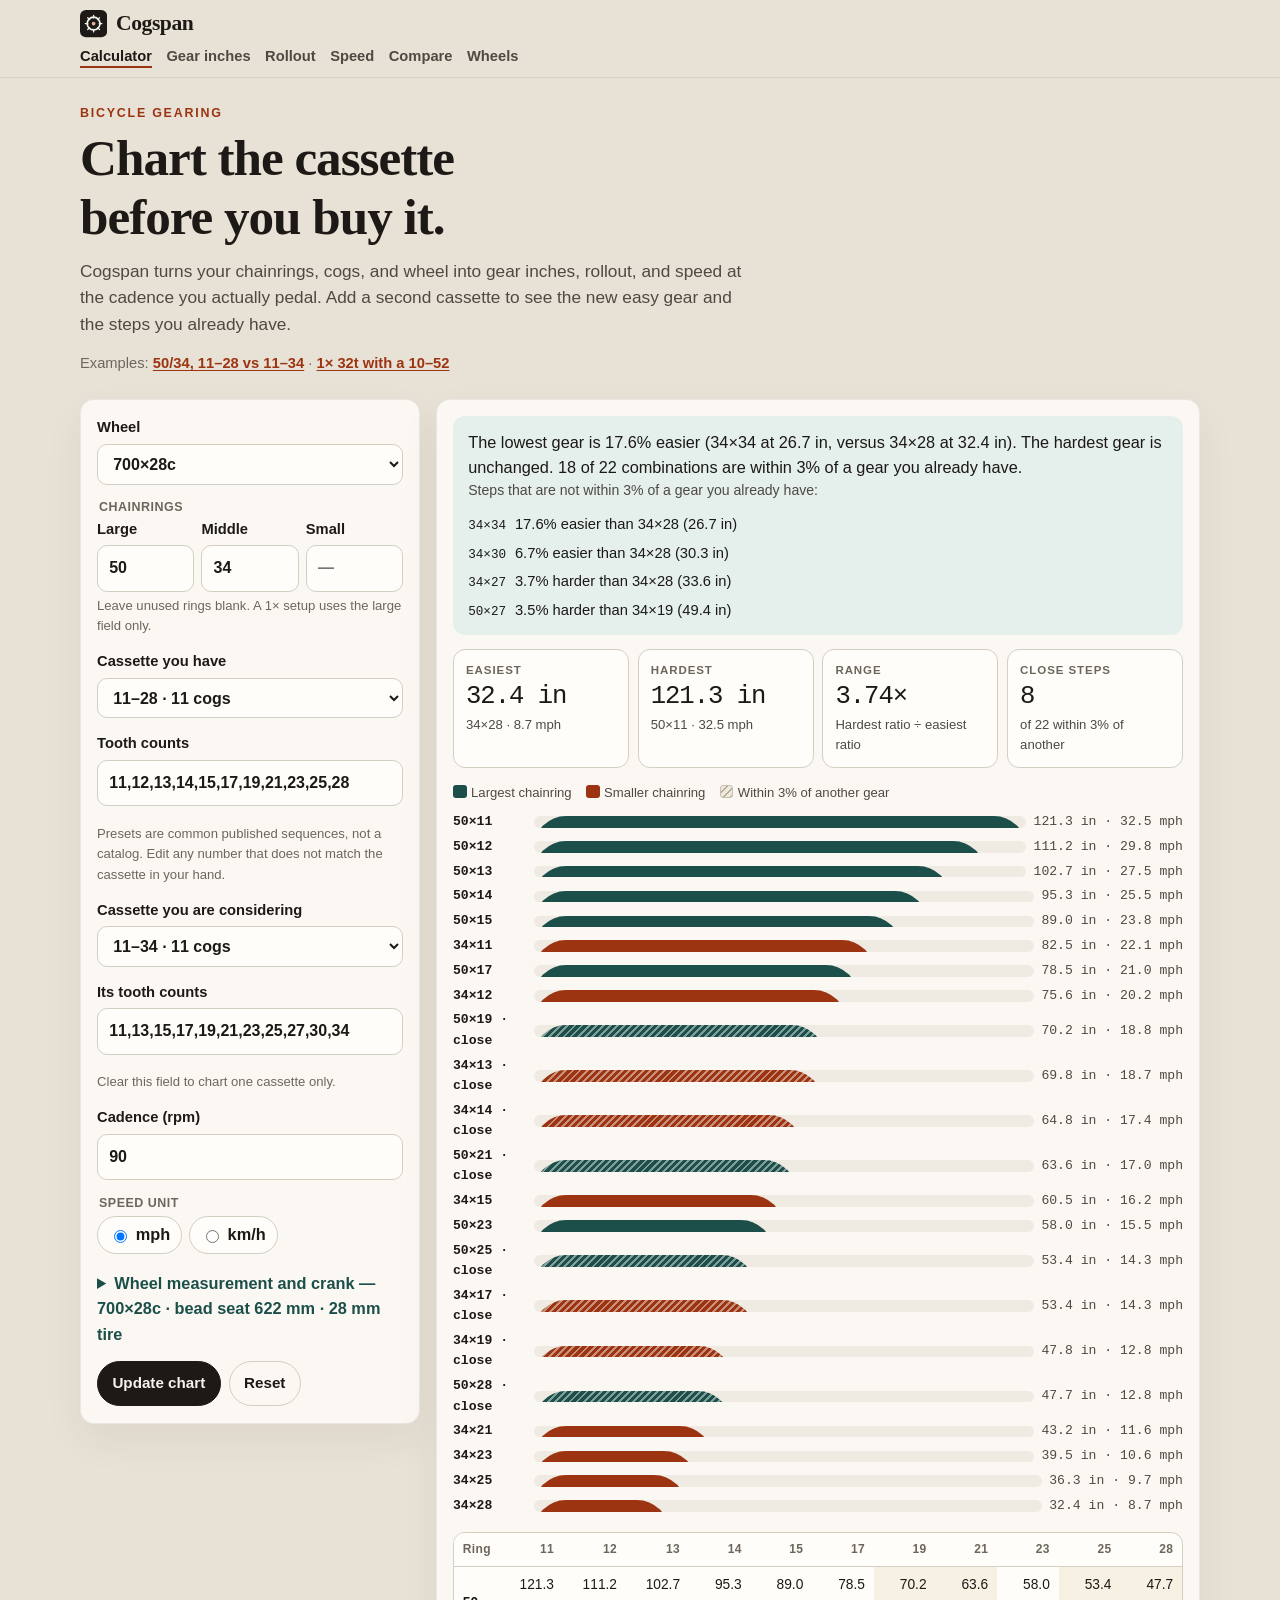
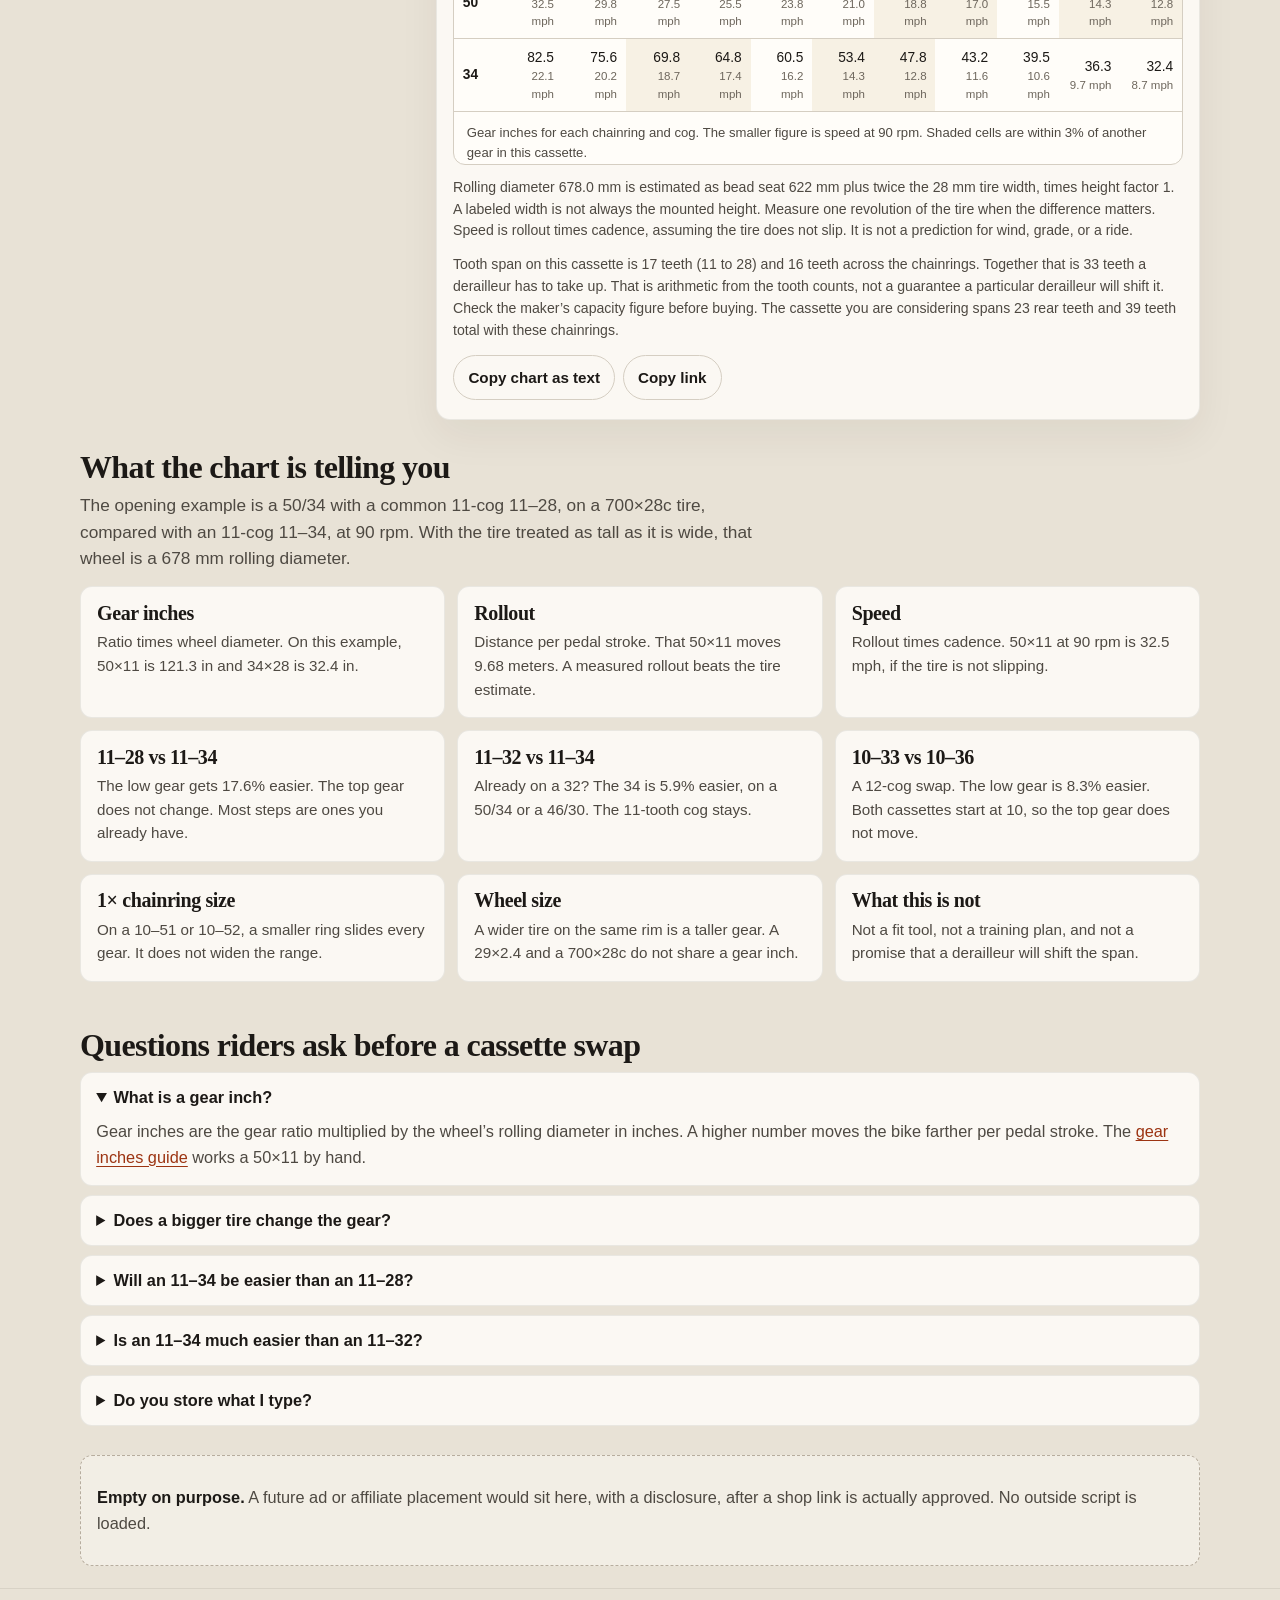
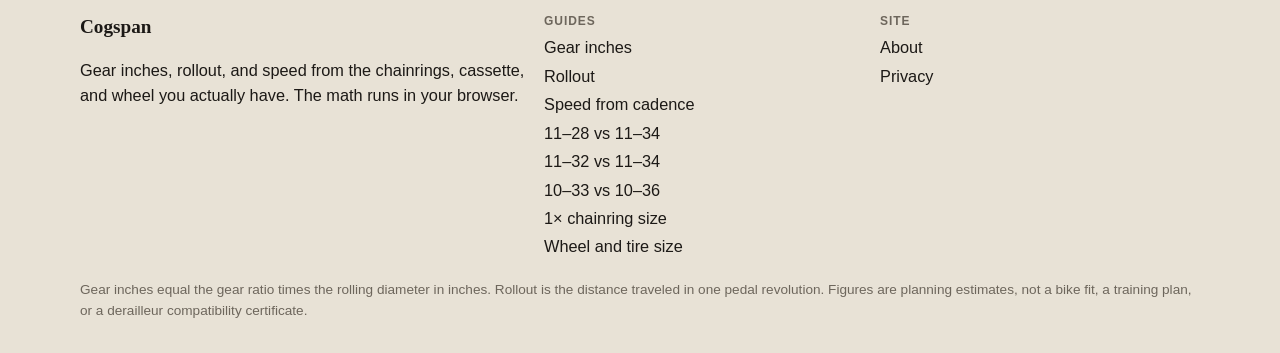
<file: index.html>
<!DOCTYPE html>
<html lang="en">
<head>
  <meta charset="utf-8">
  <meta name="viewport" content="width=device-width, initial-scale=1">
  <title>Cogspan — Bicycle Gear Inches Calculator</title>
  <meta name="description" content="Calculate bicycle gear inches, rollout, and speed at your cadence. Compare two cassettes and see which steps you already have. Free, in your browser.">
  <link rel="canonical" href="https://darrenmakes.github.io/">
  <meta property="og:type" content="website">
  <meta property="og:site_name" content="Cogspan">
  <meta property="og:title" content="Cogspan — Bicycle Gear Inches Calculator">
  <meta property="og:description" content="Chart gear inches, rollout, and speed for your chainrings and cassette, then compare a second cassette.">
  <meta property="og:url" content="https://darrenmakes.github.io/">
  <meta property="og:image" content="https://darrenmakes.github.io/og.png">
  <meta name="twitter:card" content="summary_large_image">
  <meta name="twitter:title" content="Cogspan — Bicycle Gear Inches Calculator">
  <meta name="twitter:description" content="Chart gear inches, rollout, and speed, then compare a second cassette.">
  <meta name="twitter:image" content="https://darrenmakes.github.io/og.png">
  <meta name="theme-color" content="#e8e2d6">
  <link rel="icon" href="favicon.svg" type="image/svg+xml">
  <link rel="stylesheet" href="css/styles.css">
  <!-- ANALYTICS PLACEHOLDER: no analytics script is loaded. A privacy-respecting snippet can be added here later. -->
  <script type="application/ld+json">
  {
    "@context": "https://schema.org",
    "@type": "WebApplication",
    "name": "Cogspan",
    "url": "https://darrenmakes.github.io/",
    "applicationCategory": "UtilitiesApplication",
    "operatingSystem": "Any",
    "offers": { "@type": "Offer", "price": "0", "priceCurrency": "USD" },
    "description": "A free bicycle gear calculator for gear inches, rollout, and speed at a chosen cadence, including a comparison of two cassettes.",
    "browserRequirements": "Requires JavaScript for the calculator. Guides are static HTML."
  }
  </script>
</head>
<body>
  <a class="skip" href="#calculator">Skip to the calculator</a>
  <header class="site-header">
    <div class="wrap bar">
      <a class="brand" href="./">
        <svg viewBox="0 0 32 32" aria-hidden="true">
          <rect width="32" height="32" rx="7" fill="#1c1916"/>
          <circle cx="16" cy="16" r="7.5" fill="none" stroke="#f6f3ed" stroke-width="2"/>
          <circle cx="16" cy="16" r="2.2" fill="#e7b199"/>
          <path d="M16 6.2v3.1M16 22.7v3.1M6.2 16h3.1M22.7 16h3.1M9.1 9.1l2.2 2.2M20.7 20.7l2.2 2.2M22.9 9.1l-2.2 2.2M11.3 20.7l-2.2 2.2" stroke="#f6f3ed" stroke-width="1.5" stroke-linecap="round"/>
        </svg>
        Cogspan
      </a>
      <nav class="nav" aria-label="Primary">
        <a href="./" aria-current="page">Calculator</a>
        <a href="gear-inches/">Gear inches</a>
        <a href="rollout/">Rollout</a>
        <a href="cadence-and-speed/">Speed</a>
        <a href="cassette-comparison/">Compare</a>
        <a href="wheel-size/">Wheels</a>
      </nav>
    </div>
  </header>

  <main>
    <div class="wrap hero">
      <p class="eyebrow">Bicycle gearing</p>
      <h1>Chart the cassette before you buy it.</h1>
      <p class="lede">Cogspan turns your chainrings, cogs, and wheel into gear inches, rollout, and speed at the cadence you actually pedal. Add a second cassette to see the new easy gear and the steps you already have.</p>
      <p class="examples">Examples: <a href="?wheel=700x28&amp;bsd=622&amp;width=28&amp;r1=50&amp;r2=34&amp;r3=&amp;cogs=11,12,13,14,15,17,19,21,23,25,28&amp;alt=11,13,15,17,19,21,23,25,27,30,34&amp;rpm=90&amp;unit=mph">50/34, 11–28 vs 11–34</a> · <a href="?wheel=29x24&amp;bsd=622&amp;width=61&amp;r1=32&amp;r2=&amp;r3=&amp;cogs=10,12,14,16,18,21,24,28,32,36,42,52&amp;alt=&amp;rpm=80&amp;unit=mph">1× 32t with a 10–52</a></p>
    </div>

    <div class="wrap tool" id="calculator">
      <form class="panel controls" id="gear-form">
        <div class="stack">
          <label class="field">Wheel
            <select id="wheel" name="wheel">
              <option value="700x23" data-bsd="622" data-width="23">700×23c</option>
              <option value="700x25" data-bsd="622" data-width="25">700×25c</option>
              <option value="700x28" data-bsd="622" data-width="28" selected>700×28c</option>
              <option value="700x32" data-bsd="622" data-width="32">700×32c</option>
              <option value="700x35" data-bsd="622" data-width="35">700×35c</option>
              <option value="700x40" data-bsd="622" data-width="40">700×40c</option>
              <option value="650x47" data-bsd="584" data-width="47">650b × 47 mm</option>
              <option value="275x24" data-bsd="584" data-width="61">27.5 × 2.4 in</option>
              <option value="29x24" data-bsd="622" data-width="61">29 × 2.4 in</option>
              <option value="26x21" data-bsd="559" data-width="53">26 × 2.1 in</option>
              <option value="27x125" data-bsd="630" data-width="32">27 × 1¼ in</option>
              <option value="custom">Custom rim</option>
            </select>
          </label>

          <fieldset>
            <legend>Chainrings</legend>
            <div class="rings">
              <label class="field">Large
                <input id="r1" name="r1" inputmode="numeric" autocomplete="off" value="50">
              </label>
              <label class="field">Middle
                <input id="r2" name="r2" inputmode="numeric" autocomplete="off" value="34" placeholder="—">
              </label>
              <label class="field">Small
                <input id="r3" name="r3" inputmode="numeric" autocomplete="off" placeholder="—">
              </label>
            </div>
            <p class="hint">Leave unused rings blank. A 1× setup uses the large field only.</p>
          </fieldset>

          <label class="field">Cassette you have
            <select id="cassette">
              <option value="11,12,13,14,15,16,17,19,21,23,25">11–25 · 11 cogs</option>
              <option value="11,12,13,14,15,17,19,21,23,25,28" selected>11–28 · 11 cogs</option>
              <option value="11,12,13,14,15,17,19,21,24,27,30">11–30 · 11 cogs</option>
              <option value="11,12,13,14,16,18,20,22,25,28,32">11–32 · 11 cogs</option>
              <option value="11,13,15,17,19,21,23,25,27,30,34">11–34 · 11 cogs</option>
              <option value="11,12,13,14,15,17,19,21,24,27,30,34">11–34 · 12 cogs</option>
              <option value="10,11,12,13,14,15,17,19,21,24,28,33">10–33 · 12 cogs</option>
              <option value="10,11,12,13,15,17,19,21,24,28,32,36">10–36 · 12 cogs</option>
              <option value="11,13,15,17,19,21,24,28,32,37,42">11–42 · 11 cogs</option>
              <option value="10,12,14,16,18,21,24,28,33,39,45,51">10–51 · 12 cogs</option>
              <option value="10,12,14,16,18,21,24,28,32,36,42,52">10–52 · 12 cogs</option>
              <option value="">Custom tooth list</option>
            </select>
          </label>
          <label class="field">Tooth counts
            <input id="cogs" name="cogs" autocomplete="off" value="11,12,13,14,15,17,19,21,23,25,28">
          </label>
          <p id="cogs-error" class="field-error" hidden></p>
          <p class="hint">Presets are common published sequences, not a catalog. Edit any number that does not match the cassette in your hand.</p>

          <label class="field">Cassette you are considering
            <select id="alt-cassette">
              <option value="__none__">None</option>
              <option value="11,12,13,14,15,16,17,19,21,23,25">11–25 · 11 cogs</option>
              <option value="11,12,13,14,15,17,19,21,23,25,28">11–28 · 11 cogs</option>
              <option value="11,12,13,14,15,17,19,21,24,27,30">11–30 · 11 cogs</option>
              <option value="11,12,13,14,16,18,20,22,25,28,32">11–32 · 11 cogs</option>
              <option value="11,13,15,17,19,21,23,25,27,30,34" selected>11–34 · 11 cogs</option>
              <option value="11,12,13,14,15,17,19,21,24,27,30,34">11–34 · 12 cogs</option>
              <option value="10,11,12,13,14,15,17,19,21,24,28,33">10–33 · 12 cogs</option>
              <option value="10,11,12,13,15,17,19,21,24,28,32,36">10–36 · 12 cogs</option>
              <option value="11,13,15,17,19,21,24,28,32,37,42">11–42 · 11 cogs</option>
              <option value="10,12,14,16,18,21,24,28,33,39,45,51">10–51 · 12 cogs</option>
              <option value="10,12,14,16,18,21,24,28,32,36,42,52">10–52 · 12 cogs</option>
              <option value="">Custom tooth list</option>
            </select>
          </label>
          <label class="field">Its tooth counts
            <input id="alt" name="alt" autocomplete="off" value="11,13,15,17,19,21,23,25,27,30,34">
          </label>
          <p id="alt-error" class="field-error" hidden></p>
          <p class="hint">Clear this field to chart one cassette only.</p>

          <label class="field">Cadence (rpm)
            <input id="rpm" name="rpm" type="number" min="40" max="160" step="1" inputmode="numeric" value="90">
          </label>

          <fieldset class="unit">
            <legend>Speed unit</legend>
            <label><input type="radio" name="unit" value="mph" checked> mph</label>
            <label><input type="radio" name="unit" value="kmh"> km/h</label>
          </fieldset>

          <details class="advanced" id="advanced">
            <summary>Wheel measurement and crank — <span id="wheel-spec">700×28c</span></summary>
            <div class="stack">
              <label class="field">Bead-seat diameter (mm)
                <input id="bsd" name="bsd" type="number" min="200" max="800" step="1" inputmode="numeric" value="622">
              </label>
              <label class="field">Tire width (mm)
                <input id="width" name="width" type="number" min="10" max="100" step="1" inputmode="numeric" value="28">
              </label>
              <label class="field">Tire height factor
                <input id="factor" name="factor" type="number" min="0.7" max="1.2" step="0.01" inputmode="decimal" value="1">
              </label>
              <p class="hint">1 means the tire is as tall as its labeled width. Lower it if you know the mounted tire is shorter.</p>
              <label class="field">Measured rollout (mm)
                <input id="roll" name="roll" type="number" min="400" max="3500" step="1" inputmode="numeric" placeholder="Optional">
              </label>
              <p class="hint">Roll the bike one wheel revolution and enter that distance. It replaces the tire-height estimate.</p>
              <label class="field">Crank length (mm)
                <input id="crank" name="crank" type="number" min="100" max="250" step="0.5" inputmode="decimal" placeholder="Optional, often 170">
              </label>
              <p class="hint">Filled in, each gear also gets a gain ratio: wheel radius ÷ crank length × gear ratio.</p>
            </div>
          </details>

          <div class="actions">
            <button class="primary" type="submit">Update chart</button>
            <button class="ghost" type="button" id="reset">Reset</button>
          </div>
        </div>
      </form>

      <section class="panel results" aria-label="Gear chart">
        <h2 class="sr-only">Gear chart</h2>
        <p id="form-error" class="field-error" hidden></p>
        <p id="status" class="sr-only" aria-live="polite"></p>
        <div id="results">
          <p class="pending">Preparing the chart…</p>
        </div>
        <p id="copy-note" class="copied" hidden></p>
        <noscript>
          <p>The chart needs JavaScript. It runs entirely in this browser and does not send your numbers anywhere. The guides in the footer stay readable with JavaScript off.</p>
        </noscript>
      </section>
    </div>

    <section class="wrap section">
      <h2>What the chart is telling you</h2>
      <p class="lede">The opening example is a 50/34 with a common 11-cog 11–28, on a 700×28c tire, compared with an 11-cog 11–34, at 90 rpm. With the tire treated as tall as it is wide, that wheel is a 678 mm rolling diameter.</p>
      <div class="guides">
        <a class="guide" href="gear-inches/">
          <h3>Gear inches</h3>
          <p>Ratio times wheel diameter. On this example, 50×11 is 121.3 in and 34×28 is 32.4 in.</p>
        </a>
        <a class="guide" href="rollout/">
          <h3>Rollout</h3>
          <p>Distance per pedal stroke. That 50×11 moves 9.68 meters. A measured rollout beats the tire estimate.</p>
        </a>
        <a class="guide" href="cadence-and-speed/">
          <h3>Speed</h3>
          <p>Rollout times cadence. 50×11 at 90 rpm is 32.5 mph, if the tire is not slipping.</p>
        </a>
        <a class="guide" href="cassette-comparison/">
          <h3>11–28 vs 11–34</h3>
          <p>The low gear gets 17.6% easier. The top gear does not change. Most steps are ones you already have.</p>
        </a>
        <a class="guide" href="11-32-vs-11-34/">
          <h3>11–32 vs 11–34</h3>
          <p>Already on a 32? The 34 is 5.9% easier, on a 50/34 or a 46/30. The 11-tooth cog stays.</p>
        </a>
        <a class="guide" href="10-33-vs-10-36/">
          <h3>10–33 vs 10–36</h3>
          <p>A 12-cog swap. The low gear is 8.3% easier. Both cassettes start at 10, so the top gear does not move.</p>
        </a>
        <a class="guide" href="one-by-chainring/">
          <h3>1× chainring size</h3>
          <p>On a 10–51 or 10–52, a smaller ring slides every gear. It does not widen the range.</p>
        </a>
        <a class="guide" href="wheel-size/">
          <h3>Wheel size</h3>
          <p>A wider tire on the same rim is a taller gear. A 29×2.4 and a 700×28c do not share a gear inch.</p>
        </a>
        <a class="guide" href="about/">
          <h3>What this is not</h3>
          <p>Not a fit tool, not a training plan, and not a promise that a derailleur will shift the span.</p>
        </a>
      </div>
    </section>

    <section class="wrap section faq">
      <h2>Questions riders ask before a cassette swap</h2>
      <details open>
        <summary>What is a gear inch?</summary>
        <p>Gear inches are the gear ratio multiplied by the wheel’s rolling diameter in inches. A higher number moves the bike farther per pedal stroke. The <a href="gear-inches/">gear inches guide</a> works a 50×11 by hand.</p>
      </details>
      <details>
        <summary>Does a bigger tire change the gear?</summary>
        <p>Yes. The calculator adds twice the tire width to the rim’s bead-seat diameter. A wider tire raises every gear inch on that bike. See <a href="wheel-size/">how wheel size shifts the chart</a>.</p>
      </details>
      <details>
        <summary>Will an 11–34 be easier than an 11–28?</summary>
        <p>With the same small chainring, the bigger cog is a lower gear. On the loaded example it is 17.6% easier, and the 50×11 top gear stays put. The <a href="cassette-comparison/">comparison page</a> shows which other cogs are new and which duplicate a gear you can already shift to. It does not say whether you need the easier gear.</p>
      </details>
      <details>
        <summary>Is an 11–34 much easier than an 11–32?</summary>
        <p>On the same 50/34 and the same 700×28c, the low gear is 5.9% easier, not the 17.6% you get leaving an 11–28. A 46/30 moves by that same 5.9%. The <a href="11-32-vs-11-34/">11–32 versus 11–34 page</a> lists which steps are actually new. A 12-cog <a href="10-33-vs-10-36/">10–33 versus 10–36</a> is an 8.3% easier low gear with the top end unchanged.</p>
      </details>
      <details>
        <summary>Do you store what I type?</summary>
        <p>The numbers stay in this browser. Cogspan has no account and no server-side calculator. A local storage entry named cogspan.v1 remembers the last wheel, tooth counts, cadence, and unit on this device. Nothing is sent anywhere. Details are on the <a href="privacy/">privacy page</a>.</p>
      </details>
    </section>

    <div class="wrap">
      <aside class="slot" aria-label="Future sponsorship slot">
        <p><strong>Empty on purpose.</strong> A future ad or affiliate placement would sit here, with a disclosure, after a shop link is actually approved. No outside script is loaded.</p>
      </aside>
      <!-- MONETIZATION PLACEHOLDER: disclosure-labeled affiliate or ad unit. Do not add a third-party script until the privacy page names it. -->
    </div>
  </main>

  <footer class="site-footer">
    <div class="wrap footer-grid">
      <div>
        <p class="brand-foot">Cogspan</p>
        <p>Gear inches, rollout, and speed from the chainrings, cassette, and wheel you actually have. The math runs in your browser.</p>
      </div>
      <div>
        <p class="foot-label">Guides</p>
        <a href="gear-inches/">Gear inches</a>
        <a href="rollout/">Rollout</a>
        <a href="cadence-and-speed/">Speed from cadence</a>
        <a href="cassette-comparison/">11–28 vs 11–34</a>
        <a href="11-32-vs-11-34/">11–32 vs 11–34</a>
        <a href="10-33-vs-10-36/">10–33 vs 10–36</a>
        <a href="one-by-chainring/">1× chainring size</a>
        <a href="wheel-size/">Wheel and tire size</a>
      </div>
      <div>
        <p class="foot-label">Site</p>
        <a href="about/">About</a>
        <a href="privacy/">Privacy</a>
      </div>
    </div>
    <div class="wrap legal">
      <p>Gear inches equal the gear ratio times the rolling diameter in inches. Rollout is the distance traveled in one pedal revolution. Figures are planning estimates, not a bike fit, a training plan, or a derailleur compatibility certificate.</p>
    </div>
  </footer>
  <script src="js/gear.js"></script>
  <script src="js/app.js"></script>
</body>
</html>
</file>
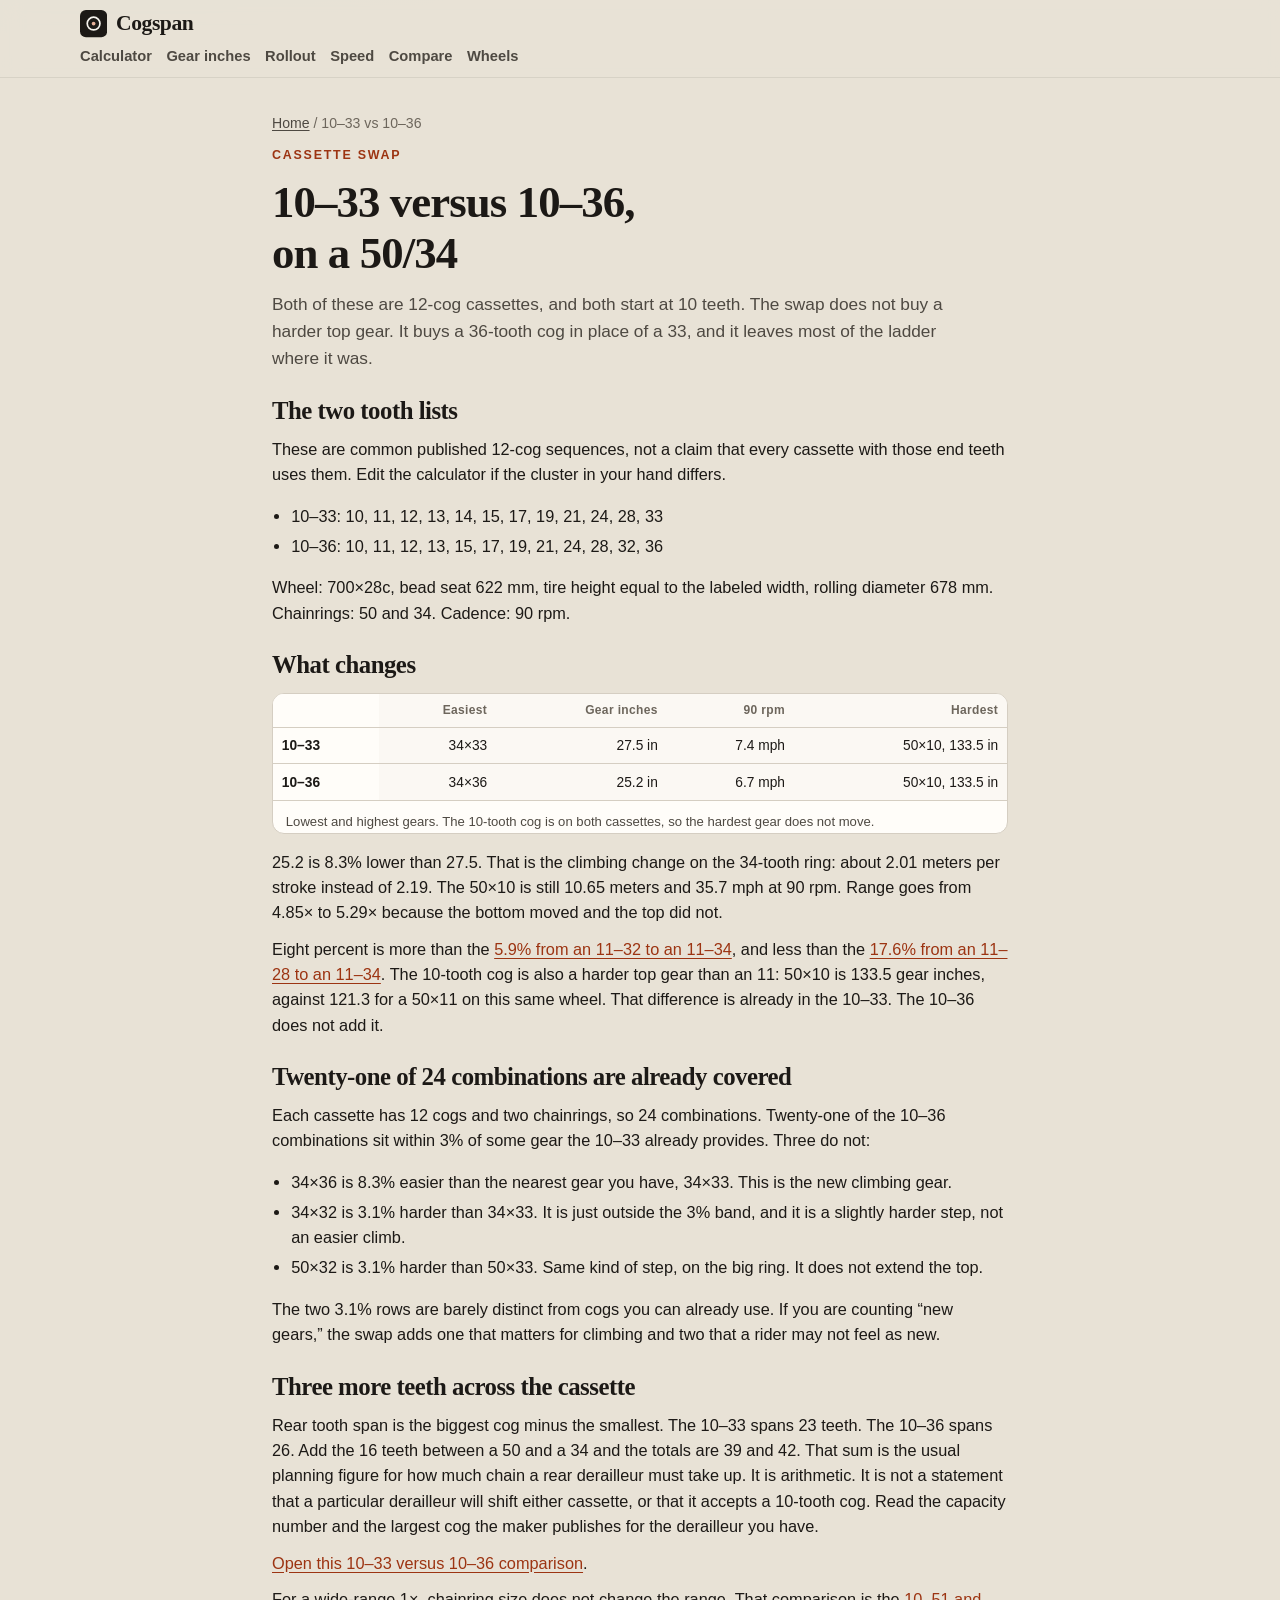
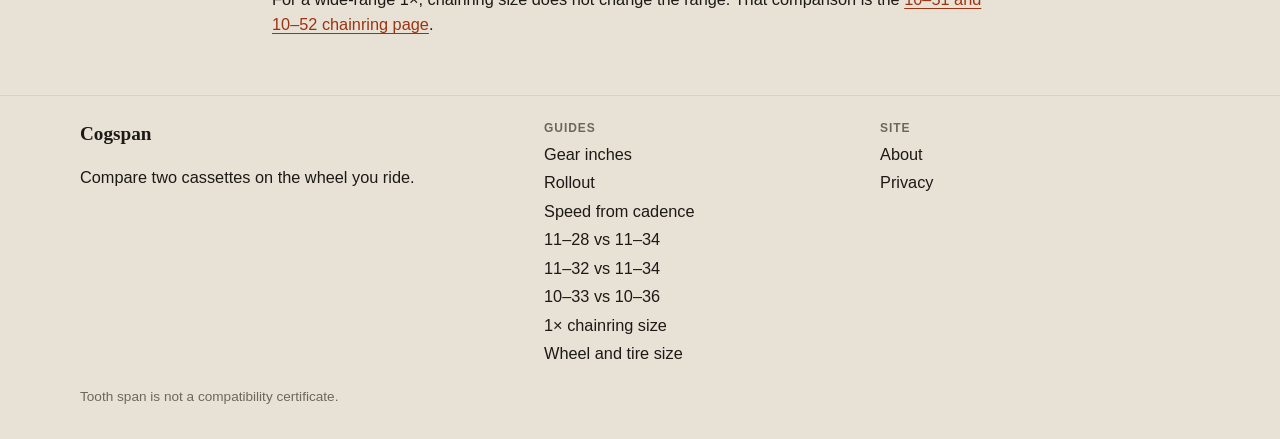
<file: 10-33-vs-10-36/index.html>
<!DOCTYPE html>
<html lang="en">
<head>
  <meta charset="utf-8">
  <meta name="viewport" content="width=device-width, initial-scale=1">
  <title>10–33 vs 10–36 Cassette on a 50/34 | Cogspan</title>
  <meta name="description" content="On a 50/34 and a 700×28c, a 12-cog 10–36 is 8.3% easier in the lowest gear than a 10–33. The 50×10 does not change. 21 of 24 combinations are within 3%.">
  <link rel="canonical" href="https://darrenmakes.github.io/10-33-vs-10-36/">
  <meta property="og:type" content="article">
  <meta property="og:site_name" content="Cogspan">
  <meta property="og:title" content="10–33 vs 10–36 Cassette on a 50/34">
  <meta property="og:description" content="The low gear gets 8.3% easier. Both cassettes start at 10 teeth, so the top gear stays.">
  <meta property="og:url" content="https://darrenmakes.github.io/10-33-vs-10-36/">
  <meta property="og:image" content="https://darrenmakes.github.io/og.png">
  <meta name="twitter:card" content="summary_large_image">
  <meta name="twitter:title" content="10–33 vs 10–36 Cassette">
  <meta name="twitter:description" content="8.3% easier at the bottom, the same 50×10 at the top, and 21 of 24 gears already covered.">
  <meta name="twitter:image" content="https://darrenmakes.github.io/og.png">
  <meta name="theme-color" content="#e8e2d6">
  <link rel="icon" href="../favicon.svg" type="image/svg+xml">
  <link rel="stylesheet" href="../css/styles.css">
  <!-- ANALYTICS PLACEHOLDER: no analytics script is loaded. -->
</head>
<body>
  <a class="skip" href="#content">Skip to the article</a>
  <header class="site-header">
    <div class="wrap bar">
      <a class="brand" href="../">
        <svg viewBox="0 0 32 32" aria-hidden="true"><rect width="32" height="32" rx="7" fill="#1c1916"/><circle cx="16" cy="16" r="7.5" fill="none" stroke="#f6f3ed" stroke-width="2"/><circle cx="16" cy="16" r="2.2" fill="#e7b199"/></svg>
        Cogspan
      </a>
      <nav class="nav" aria-label="Primary">
        <a href="../">Calculator</a>
        <a href="../gear-inches/">Gear inches</a>
        <a href="../rollout/">Rollout</a>
        <a href="../cadence-and-speed/">Speed</a>
        <a href="../cassette-comparison/">Compare</a>
        <a href="../wheel-size/">Wheels</a>
      </nav>
    </div>
  </header>
  <main class="wrap prose" id="content">
    <p class="crumbs"><a href="../">Home</a> / 10–33 vs 10–36</p>
    <p class="eyebrow">Cassette swap</p>
    <h1>10–33 versus 10–36, on a 50/34</h1>
    <p class="lede">Both of these are 12-cog cassettes, and both start at 10 teeth. The swap does not buy a harder top gear. It buys a 36-tooth cog in place of a 33, and it leaves most of the ladder where it was.</p>

    <h2>The two tooth lists</h2>
    <p>These are common published 12-cog sequences, not a claim that every cassette with those end teeth uses them. Edit the calculator if the cluster in your hand differs.</p>
    <ul>
      <li>10–33: 10, 11, 12, 13, 14, 15, 17, 19, 21, 24, 28, 33</li>
      <li>10–36: 10, 11, 12, 13, 15, 17, 19, 21, 24, 28, 32, 36</li>
    </ul>
    <p>Wheel: 700×28c, bead seat 622 mm, tire height equal to the labeled width, rolling diameter 678 mm. Chainrings: 50 and 34. Cadence: 90 rpm.</p>

    <h2>What changes</h2>
    <div class="table-wrap">
      <table>
        <caption>Lowest and highest gears. The 10-tooth cog is on both cassettes, so the hardest gear does not move.</caption>
        <thead>
          <tr><th scope="col"></th><th scope="col">Easiest</th><th scope="col">Gear inches</th><th scope="col">90 rpm</th><th scope="col">Hardest</th></tr>
        </thead>
        <tbody>
          <tr><th scope="row">10–33</th><td>34×33</td><td>27.5 in</td><td>7.4 mph</td><td>50×10, 133.5 in</td></tr>
          <tr><th scope="row">10–36</th><td>34×36</td><td>25.2 in</td><td>6.7 mph</td><td>50×10, 133.5 in</td></tr>
        </tbody>
      </table>
    </div>
    <p>25.2 is 8.3% lower than 27.5. That is the climbing change on the 34-tooth ring: about 2.01 meters per stroke instead of 2.19. The 50×10 is still 10.65 meters and 35.7 mph at 90 rpm. Range goes from 4.85× to 5.29× because the bottom moved and the top did not.</p>
    <p>Eight percent is more than the <a href="../11-32-vs-11-34/">5.9% from an 11–32 to an 11–34</a>, and less than the <a href="../cassette-comparison/">17.6% from an 11–28 to an 11–34</a>. The 10-tooth cog is also a harder top gear than an 11: 50×10 is 133.5 gear inches, against 121.3 for a 50×11 on this same wheel. That difference is already in the 10–33. The 10–36 does not add it.</p>

    <h2>Twenty-one of 24 combinations are already covered</h2>
    <p>Each cassette has 12 cogs and two chainrings, so 24 combinations. Twenty-one of the 10–36 combinations sit within 3% of some gear the 10–33 already provides. Three do not:</p>
    <ul>
      <li>34×36 is 8.3% easier than the nearest gear you have, 34×33. This is the new climbing gear.</li>
      <li>34×32 is 3.1% harder than 34×33. It is just outside the 3% band, and it is a slightly harder step, not an easier climb.</li>
      <li>50×32 is 3.1% harder than 50×33. Same kind of step, on the big ring. It does not extend the top.</li>
    </ul>
    <p>The two 3.1% rows are barely distinct from cogs you can already use. If you are counting “new gears,” the swap adds one that matters for climbing and two that a rider may not feel as new.</p>

    <h2>Three more teeth across the cassette</h2>
    <p>Rear tooth span is the biggest cog minus the smallest. The 10–33 spans 23 teeth. The 10–36 spans 26. Add the 16 teeth between a 50 and a 34 and the totals are 39 and 42. That sum is the usual planning figure for how much chain a rear derailleur must take up. It is arithmetic. It is not a statement that a particular derailleur will shift either cassette, or that it accepts a 10-tooth cog. Read the capacity number and the largest cog the maker publishes for the derailleur you have.</p>
    <p><a href="../?wheel=700x28&amp;bsd=622&amp;width=28&amp;r1=50&amp;r2=34&amp;r3=&amp;cogs=10,11,12,13,14,15,17,19,21,24,28,33&amp;alt=10,11,12,13,15,17,19,21,24,28,32,36&amp;rpm=90&amp;unit=mph">Open this 10–33 versus 10–36 comparison</a>.</p>
    <p>For a wide-range 1×, chainring size does not change the range. That comparison is the <a href="../one-by-chainring/">10–51 and 10–52 chainring page</a>.</p>
  </main>
  <footer class="site-footer">
    <div class="wrap footer-grid">
      <div><p class="brand-foot">Cogspan</p><p>Compare two cassettes on the wheel you ride.</p></div>
      <div>
        <p class="foot-label">Guides</p>
        <a href="../gear-inches/">Gear inches</a>
        <a href="../rollout/">Rollout</a>
        <a href="../cadence-and-speed/">Speed from cadence</a>
        <a href="../cassette-comparison/">11–28 vs 11–34</a>
        <a href="../11-32-vs-11-34/">11–32 vs 11–34</a>
        <a href="../10-33-vs-10-36/">10–33 vs 10–36</a>
        <a href="../one-by-chainring/">1× chainring size</a>
        <a href="../wheel-size/">Wheel and tire size</a>
      </div>
      <div>
        <p class="foot-label">Site</p>
        <a href="../about/">About</a>
        <a href="../privacy/">Privacy</a>
      </div>
    </div>
    <div class="wrap legal"><p>Tooth span is not a compatibility certificate.</p></div>
  </footer>
</body>
</html>
</file>
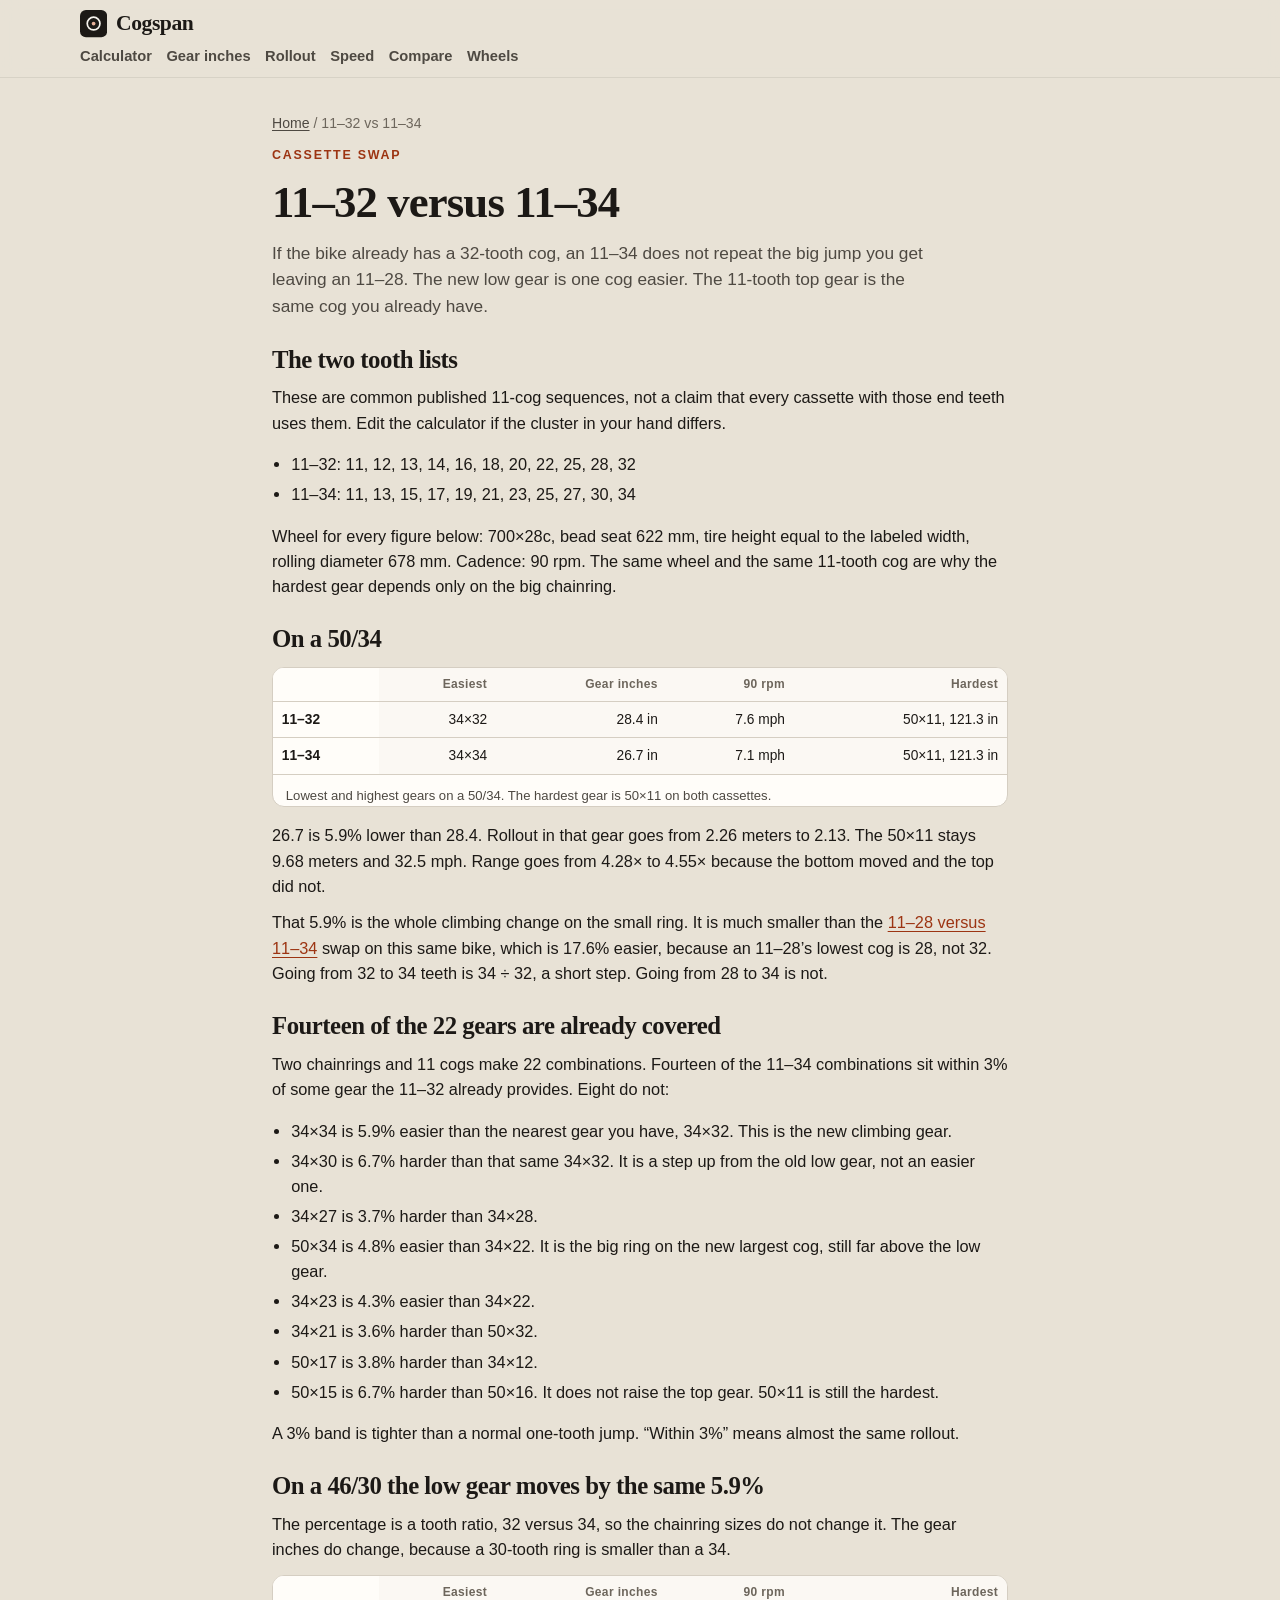
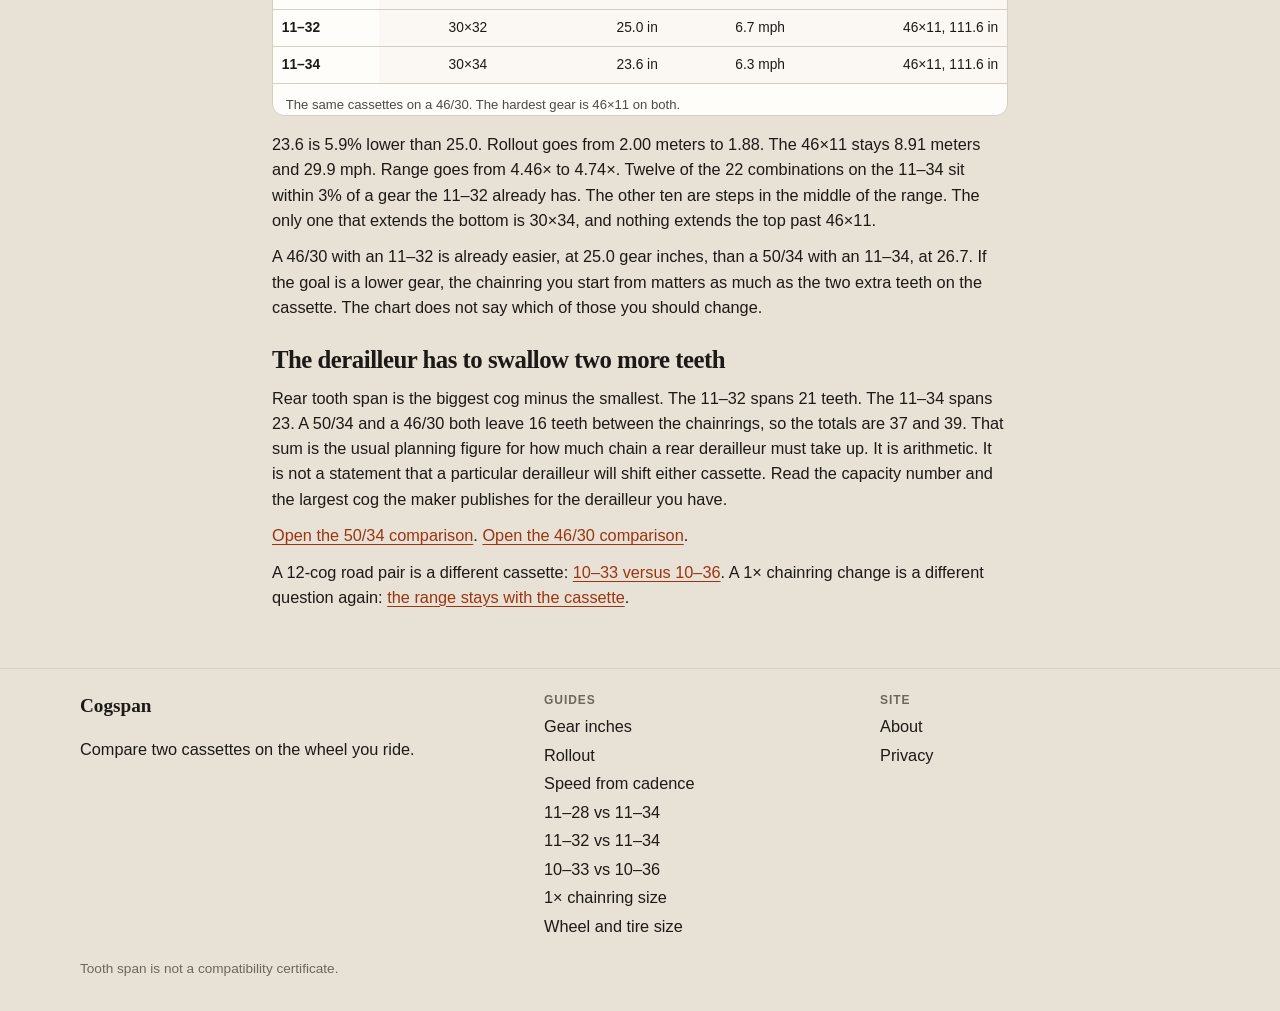
<file: 11-32-vs-11-34/index.html>
<!DOCTYPE html>
<html lang="en">
<head>
  <meta charset="utf-8">
  <meta name="viewport" content="width=device-width, initial-scale=1">
  <title>11–32 vs 11–34 Cassette: 50/34 and 46/30 | Cogspan</title>
  <meta name="description" content="On a 700×28c, swapping an 11-cog 11–32 for an 11–34 is 5.9% easier in the lowest gear. The 11-tooth top gear does not move, on a 50/34 or a 46/30.">
  <link rel="canonical" href="https://darrenmakes.github.io/11-32-vs-11-34/">
  <meta property="og:type" content="article">
  <meta property="og:site_name" content="Cogspan">
  <meta property="og:title" content="11–32 vs 11–34 Cassette: 50/34 and 46/30">
  <meta property="og:description" content="The low gear gets 5.9% easier. The top gear stays. This is a smaller change than leaving an 11–28.">
  <meta property="og:url" content="https://darrenmakes.github.io/11-32-vs-11-34/">
  <meta property="og:image" content="https://darrenmakes.github.io/og.png">
  <meta name="twitter:card" content="summary_large_image">
  <meta name="twitter:title" content="11–32 vs 11–34 Cassette">
  <meta name="twitter:description" content="5.9% easier in the low gear on a 50/34 or a 46/30. The 11-tooth cog does not change.">
  <meta name="twitter:image" content="https://darrenmakes.github.io/og.png">
  <meta name="theme-color" content="#e8e2d6">
  <link rel="icon" href="../favicon.svg" type="image/svg+xml">
  <link rel="stylesheet" href="../css/styles.css">
  <!-- ANALYTICS PLACEHOLDER: no analytics script is loaded. -->
</head>
<body>
  <a class="skip" href="#content">Skip to the article</a>
  <header class="site-header">
    <div class="wrap bar">
      <a class="brand" href="../">
        <svg viewBox="0 0 32 32" aria-hidden="true"><rect width="32" height="32" rx="7" fill="#1c1916"/><circle cx="16" cy="16" r="7.5" fill="none" stroke="#f6f3ed" stroke-width="2"/><circle cx="16" cy="16" r="2.2" fill="#e7b199"/></svg>
        Cogspan
      </a>
      <nav class="nav" aria-label="Primary">
        <a href="../">Calculator</a>
        <a href="../gear-inches/">Gear inches</a>
        <a href="../rollout/">Rollout</a>
        <a href="../cadence-and-speed/">Speed</a>
        <a href="../cassette-comparison/">Compare</a>
        <a href="../wheel-size/">Wheels</a>
      </nav>
    </div>
  </header>
  <main class="wrap prose" id="content">
    <p class="crumbs"><a href="../">Home</a> / 11–32 vs 11–34</p>
    <p class="eyebrow">Cassette swap</p>
    <h1>11–32 versus 11–34</h1>
    <p class="lede">If the bike already has a 32-tooth cog, an 11–34 does not repeat the big jump you get leaving an 11–28. The new low gear is one cog easier. The 11-tooth top gear is the same cog you already have.</p>

    <h2>The two tooth lists</h2>
    <p>These are common published 11-cog sequences, not a claim that every cassette with those end teeth uses them. Edit the calculator if the cluster in your hand differs.</p>
    <ul>
      <li>11–32: 11, 12, 13, 14, 16, 18, 20, 22, 25, 28, 32</li>
      <li>11–34: 11, 13, 15, 17, 19, 21, 23, 25, 27, 30, 34</li>
    </ul>
    <p>Wheel for every figure below: 700×28c, bead seat 622 mm, tire height equal to the labeled width, rolling diameter 678 mm. Cadence: 90 rpm. The same wheel and the same 11-tooth cog are why the hardest gear depends only on the big chainring.</p>

    <h2>On a 50/34</h2>
    <div class="table-wrap">
      <table>
        <caption>Lowest and highest gears on a 50/34. The hardest gear is 50×11 on both cassettes.</caption>
        <thead>
          <tr><th scope="col"></th><th scope="col">Easiest</th><th scope="col">Gear inches</th><th scope="col">90 rpm</th><th scope="col">Hardest</th></tr>
        </thead>
        <tbody>
          <tr><th scope="row">11–32</th><td>34×32</td><td>28.4 in</td><td>7.6 mph</td><td>50×11, 121.3 in</td></tr>
          <tr><th scope="row">11–34</th><td>34×34</td><td>26.7 in</td><td>7.1 mph</td><td>50×11, 121.3 in</td></tr>
        </tbody>
      </table>
    </div>
    <p>26.7 is 5.9% lower than 28.4. Rollout in that gear goes from 2.26 meters to 2.13. The 50×11 stays 9.68 meters and 32.5 mph. Range goes from 4.28× to 4.55× because the bottom moved and the top did not.</p>
    <p>That 5.9% is the whole climbing change on the small ring. It is much smaller than the <a href="../cassette-comparison/">11–28 versus 11–34</a> swap on this same bike, which is 17.6% easier, because an 11–28’s lowest cog is 28, not 32. Going from 32 to 34 teeth is 34 ÷ 32, a short step. Going from 28 to 34 is not.</p>

    <h2>Fourteen of the 22 gears are already covered</h2>
    <p>Two chainrings and 11 cogs make 22 combinations. Fourteen of the 11–34 combinations sit within 3% of some gear the 11–32 already provides. Eight do not:</p>
    <ul>
      <li>34×34 is 5.9% easier than the nearest gear you have, 34×32. This is the new climbing gear.</li>
      <li>34×30 is 6.7% harder than that same 34×32. It is a step up from the old low gear, not an easier one.</li>
      <li>34×27 is 3.7% harder than 34×28.</li>
      <li>50×34 is 4.8% easier than 34×22. It is the big ring on the new largest cog, still far above the low gear.</li>
      <li>34×23 is 4.3% easier than 34×22.</li>
      <li>34×21 is 3.6% harder than 50×32.</li>
      <li>50×17 is 3.8% harder than 34×12.</li>
      <li>50×15 is 6.7% harder than 50×16. It does not raise the top gear. 50×11 is still the hardest.</li>
    </ul>
    <p>A 3% band is tighter than a normal one-tooth jump. “Within 3%” means almost the same rollout.</p>

    <h2>On a 46/30 the low gear moves by the same 5.9%</h2>
    <p>The percentage is a tooth ratio, 32 versus 34, so the chainring sizes do not change it. The gear inches do change, because a 30-tooth ring is smaller than a 34.</p>
    <div class="table-wrap">
      <table>
        <caption>The same cassettes on a 46/30. The hardest gear is 46×11 on both.</caption>
        <thead>
          <tr><th scope="col"></th><th scope="col">Easiest</th><th scope="col">Gear inches</th><th scope="col">90 rpm</th><th scope="col">Hardest</th></tr>
        </thead>
        <tbody>
          <tr><th scope="row">11–32</th><td>30×32</td><td>25.0 in</td><td>6.7 mph</td><td>46×11, 111.6 in</td></tr>
          <tr><th scope="row">11–34</th><td>30×34</td><td>23.6 in</td><td>6.3 mph</td><td>46×11, 111.6 in</td></tr>
        </tbody>
      </table>
    </div>
    <p>23.6 is 5.9% lower than 25.0. Rollout goes from 2.00 meters to 1.88. The 46×11 stays 8.91 meters and 29.9 mph. Range goes from 4.46× to 4.74×. Twelve of the 22 combinations on the 11–34 sit within 3% of a gear the 11–32 already has. The other ten are steps in the middle of the range. The only one that extends the bottom is 30×34, and nothing extends the top past 46×11.</p>
    <p>A 46/30 with an 11–32 is already easier, at 25.0 gear inches, than a 50/34 with an 11–34, at 26.7. If the goal is a lower gear, the chainring you start from matters as much as the two extra teeth on the cassette. The chart does not say which of those you should change.</p>

    <h2>The derailleur has to swallow two more teeth</h2>
    <p>Rear tooth span is the biggest cog minus the smallest. The 11–32 spans 21 teeth. The 11–34 spans 23. A 50/34 and a 46/30 both leave 16 teeth between the chainrings, so the totals are 37 and 39. That sum is the usual planning figure for how much chain a rear derailleur must take up. It is arithmetic. It is not a statement that a particular derailleur will shift either cassette. Read the capacity number and the largest cog the maker publishes for the derailleur you have.</p>
    <p><a href="../?wheel=700x28&amp;bsd=622&amp;width=28&amp;r1=50&amp;r2=34&amp;r3=&amp;cogs=11,12,13,14,16,18,20,22,25,28,32&amp;alt=11,13,15,17,19,21,23,25,27,30,34&amp;rpm=90&amp;unit=mph">Open the 50/34 comparison</a>. <a href="../?wheel=700x28&amp;bsd=622&amp;width=28&amp;r1=46&amp;r2=30&amp;r3=&amp;cogs=11,12,13,14,16,18,20,22,25,28,32&amp;alt=11,13,15,17,19,21,23,25,27,30,34&amp;rpm=90&amp;unit=mph">Open the 46/30 comparison</a>.</p>
    <p>A 12-cog road pair is a different cassette: <a href="../10-33-vs-10-36/">10–33 versus 10–36</a>. A 1× chainring change is a different question again: <a href="../one-by-chainring/">the range stays with the cassette</a>.</p>
  </main>
  <footer class="site-footer">
    <div class="wrap footer-grid">
      <div><p class="brand-foot">Cogspan</p><p>Compare two cassettes on the wheel you ride.</p></div>
      <div>
        <p class="foot-label">Guides</p>
        <a href="../gear-inches/">Gear inches</a>
        <a href="../rollout/">Rollout</a>
        <a href="../cadence-and-speed/">Speed from cadence</a>
        <a href="../cassette-comparison/">11–28 vs 11–34</a>
        <a href="../11-32-vs-11-34/">11–32 vs 11–34</a>
        <a href="../10-33-vs-10-36/">10–33 vs 10–36</a>
        <a href="../one-by-chainring/">1× chainring size</a>
        <a href="../wheel-size/">Wheel and tire size</a>
      </div>
      <div>
        <p class="foot-label">Site</p>
        <a href="../about/">About</a>
        <a href="../privacy/">Privacy</a>
      </div>
    </div>
    <div class="wrap legal"><p>Tooth span is not a compatibility certificate.</p></div>
  </footer>
</body>
</html>
</file>
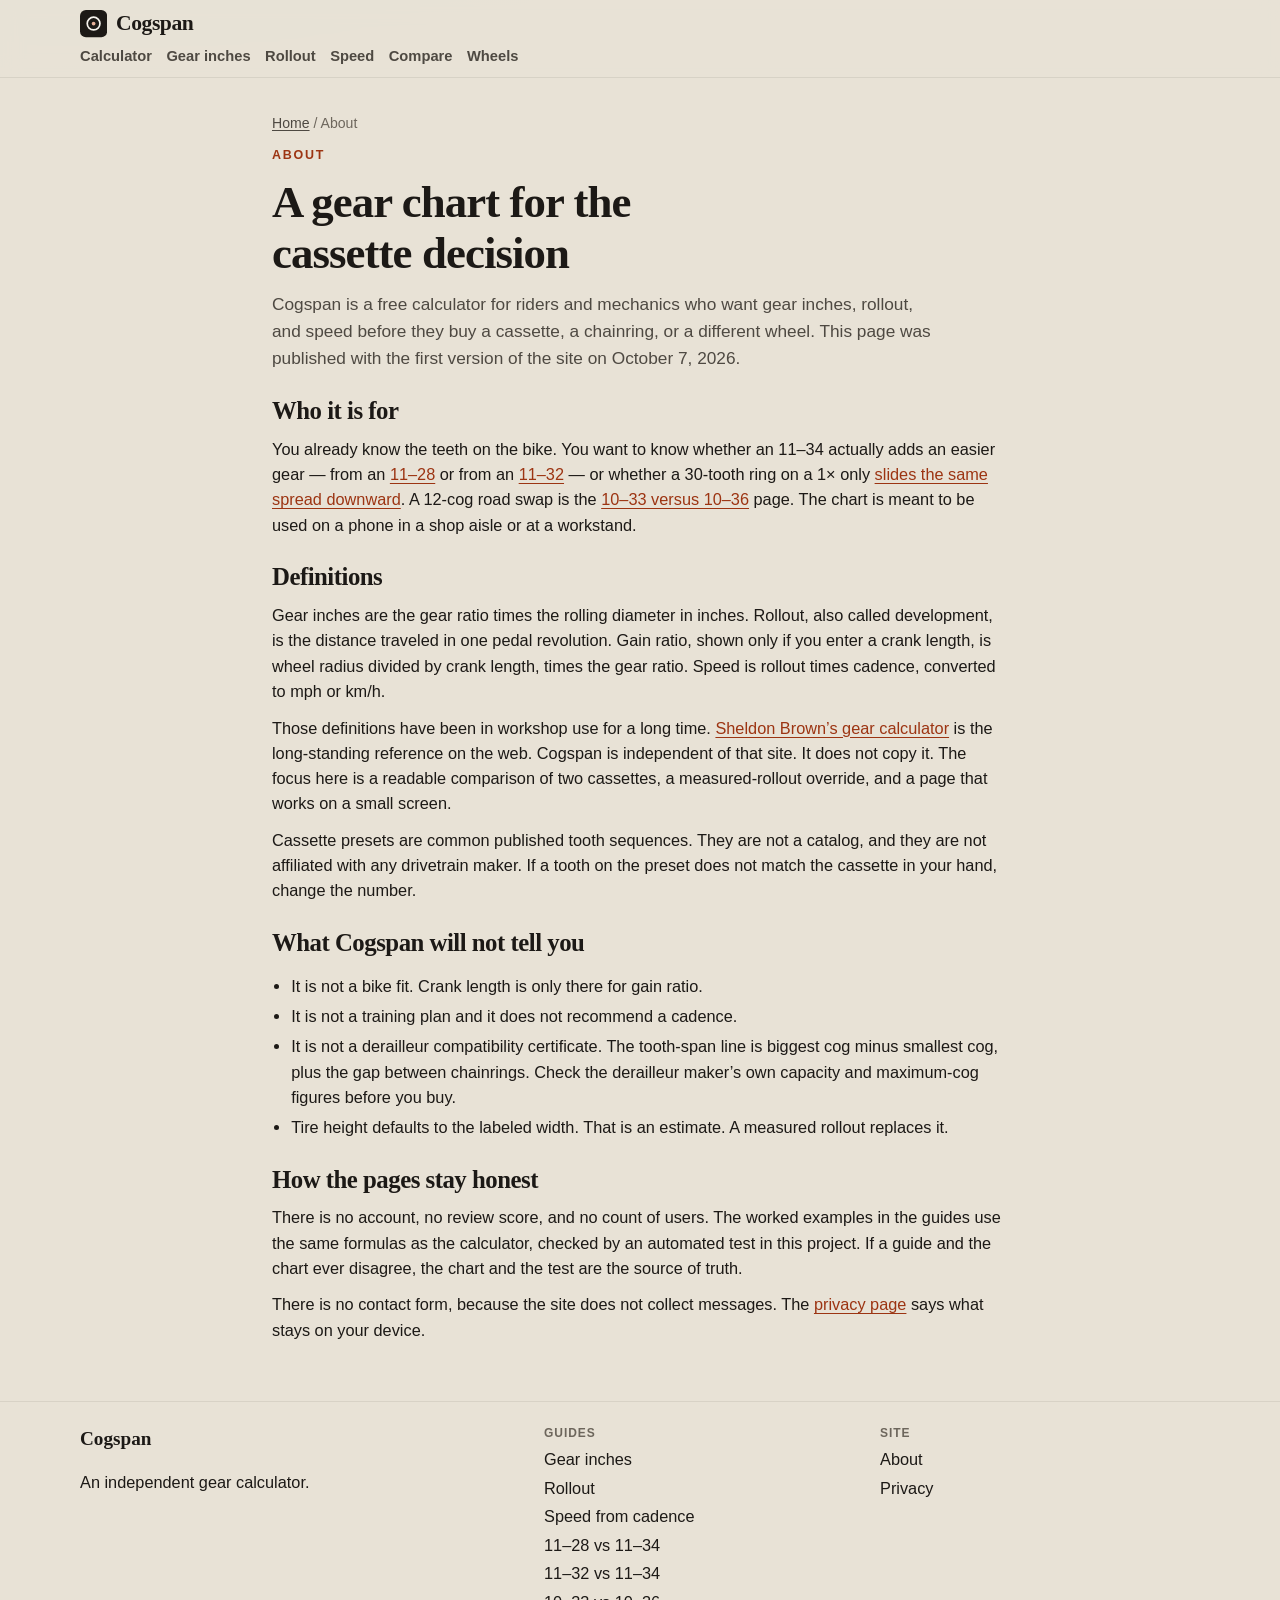
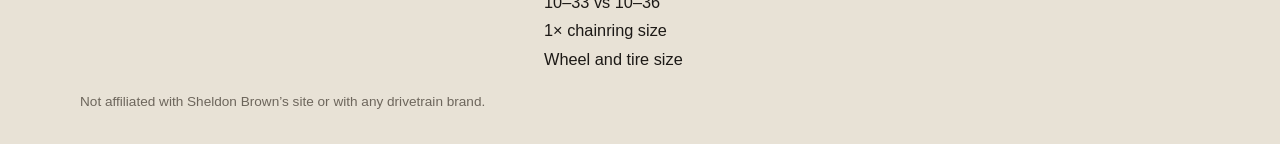
<file: about/index.html>
<!DOCTYPE html>
<html lang="en">
<head>
  <meta charset="utf-8">
  <meta name="viewport" content="width=device-width, initial-scale=1">
  <title>About Cogspan</title>
  <meta name="description" content="Cogspan is a free bicycle gear calculator for gear inches, rollout, and cassette comparison. It runs in your browser. It is not a fit tool or a training plan.">
  <link rel="canonical" href="https://darrenmakes.github.io/about/">
  <meta property="og:type" content="website">
  <meta property="og:site_name" content="Cogspan">
  <meta property="og:title" content="About Cogspan">
  <meta property="og:description" content="What the calculator does, which definitions it uses, and what it refuses to decide for you.">
  <meta property="og:url" content="https://darrenmakes.github.io/about/">
  <meta property="og:image" content="https://darrenmakes.github.io/og.png">
  <meta name="twitter:card" content="summary_large_image">
  <meta name="twitter:title" content="About Cogspan">
  <meta name="twitter:description" content="A free in-browser bicycle gear calculator. Not a fit tool or a training plan.">
  <meta name="twitter:image" content="https://darrenmakes.github.io/og.png">
  <meta name="theme-color" content="#e8e2d6">
  <link rel="icon" href="../favicon.svg" type="image/svg+xml">
  <link rel="stylesheet" href="../css/styles.css">
  <!-- ANALYTICS PLACEHOLDER: no analytics script is loaded. -->
</head>
<body>
  <a class="skip" href="#content">Skip to the article</a>
  <header class="site-header">
    <div class="wrap bar">
      <a class="brand" href="../">
        <svg viewBox="0 0 32 32" aria-hidden="true"><rect width="32" height="32" rx="7" fill="#1c1916"/><circle cx="16" cy="16" r="7.5" fill="none" stroke="#f6f3ed" stroke-width="2"/><circle cx="16" cy="16" r="2.2" fill="#e7b199"/></svg>
        Cogspan
      </a>
      <nav class="nav" aria-label="Primary">
        <a href="../">Calculator</a>
        <a href="../gear-inches/">Gear inches</a>
        <a href="../rollout/">Rollout</a>
        <a href="../cadence-and-speed/">Speed</a>
        <a href="../cassette-comparison/">Compare</a>
        <a href="../wheel-size/">Wheels</a>
      </nav>
    </div>
  </header>
  <main class="wrap prose" id="content">
    <p class="crumbs"><a href="../">Home</a> / About</p>
    <p class="eyebrow">About</p>
    <h1>A gear chart for the cassette decision</h1>
    <p class="lede">Cogspan is a free calculator for riders and mechanics who want gear inches, rollout, and speed before they buy a cassette, a chainring, or a different wheel. This page was published with the first version of the site on October 7, 2026.</p>

    <h2>Who it is for</h2>
    <p>You already know the teeth on the bike. You want to know whether an 11–34 actually adds an easier gear — from an <a href="../cassette-comparison/">11–28</a> or from an <a href="../11-32-vs-11-34/">11–32</a> — or whether a 30-tooth ring on a 1× only <a href="../one-by-chainring/">slides the same spread downward</a>. A 12-cog road swap is the <a href="../10-33-vs-10-36/">10–33 versus 10–36</a> page. The chart is meant to be used on a phone in a shop aisle or at a workstand.</p>

    <h2>Definitions</h2>
    <p>Gear inches are the gear ratio times the rolling diameter in inches. Rollout, also called development, is the distance traveled in one pedal revolution. Gain ratio, shown only if you enter a crank length, is wheel radius divided by crank length, times the gear ratio. Speed is rollout times cadence, converted to mph or km/h.</p>
    <p>Those definitions have been in workshop use for a long time. <a href="https://www.sheldonbrown.com/gear-calc.html" rel="noopener noreferrer">Sheldon Brown’s gear calculator</a> is the long-standing reference on the web. Cogspan is independent of that site. It does not copy it. The focus here is a readable comparison of two cassettes, a measured-rollout override, and a page that works on a small screen.</p>
    <p>Cassette presets are common published tooth sequences. They are not a catalog, and they are not affiliated with any drivetrain maker. If a tooth on the preset does not match the cassette in your hand, change the number.</p>

    <h2>What Cogspan will not tell you</h2>
    <ul>
      <li>It is not a bike fit. Crank length is only there for gain ratio.</li>
      <li>It is not a training plan and it does not recommend a cadence.</li>
      <li>It is not a derailleur compatibility certificate. The tooth-span line is biggest cog minus smallest cog, plus the gap between chainrings. Check the derailleur maker’s own capacity and maximum-cog figures before you buy.</li>
      <li>Tire height defaults to the labeled width. That is an estimate. A measured rollout replaces it.</li>
    </ul>

    <h2>How the pages stay honest</h2>
    <p>There is no account, no review score, and no count of users. The worked examples in the guides use the same formulas as the calculator, checked by an automated test in this project. If a guide and the chart ever disagree, the chart and the test are the source of truth.</p>
    <p>There is no contact form, because the site does not collect messages. The <a href="../privacy/">privacy page</a> says what stays on your device.</p>
  </main>
  <footer class="site-footer">
    <div class="wrap footer-grid">
      <div><p class="brand-foot">Cogspan</p><p>An independent gear calculator.</p></div>
      <div>
        <p class="foot-label">Guides</p>
        <a href="../gear-inches/">Gear inches</a>
        <a href="../rollout/">Rollout</a>
        <a href="../cadence-and-speed/">Speed from cadence</a>
        <a href="../cassette-comparison/">11–28 vs 11–34</a>
        <a href="../11-32-vs-11-34/">11–32 vs 11–34</a>
        <a href="../10-33-vs-10-36/">10–33 vs 10–36</a>
        <a href="../one-by-chainring/">1× chainring size</a>
        <a href="../wheel-size/">Wheel and tire size</a>
      </div>
      <div>
        <p class="foot-label">Site</p>
        <a href="../about/">About</a>
        <a href="../privacy/">Privacy</a>
      </div>
    </div>
    <div class="wrap legal"><p>Not affiliated with Sheldon Brown’s site or with any drivetrain brand.</p></div>
  </footer>
</body>
</html>
</file>
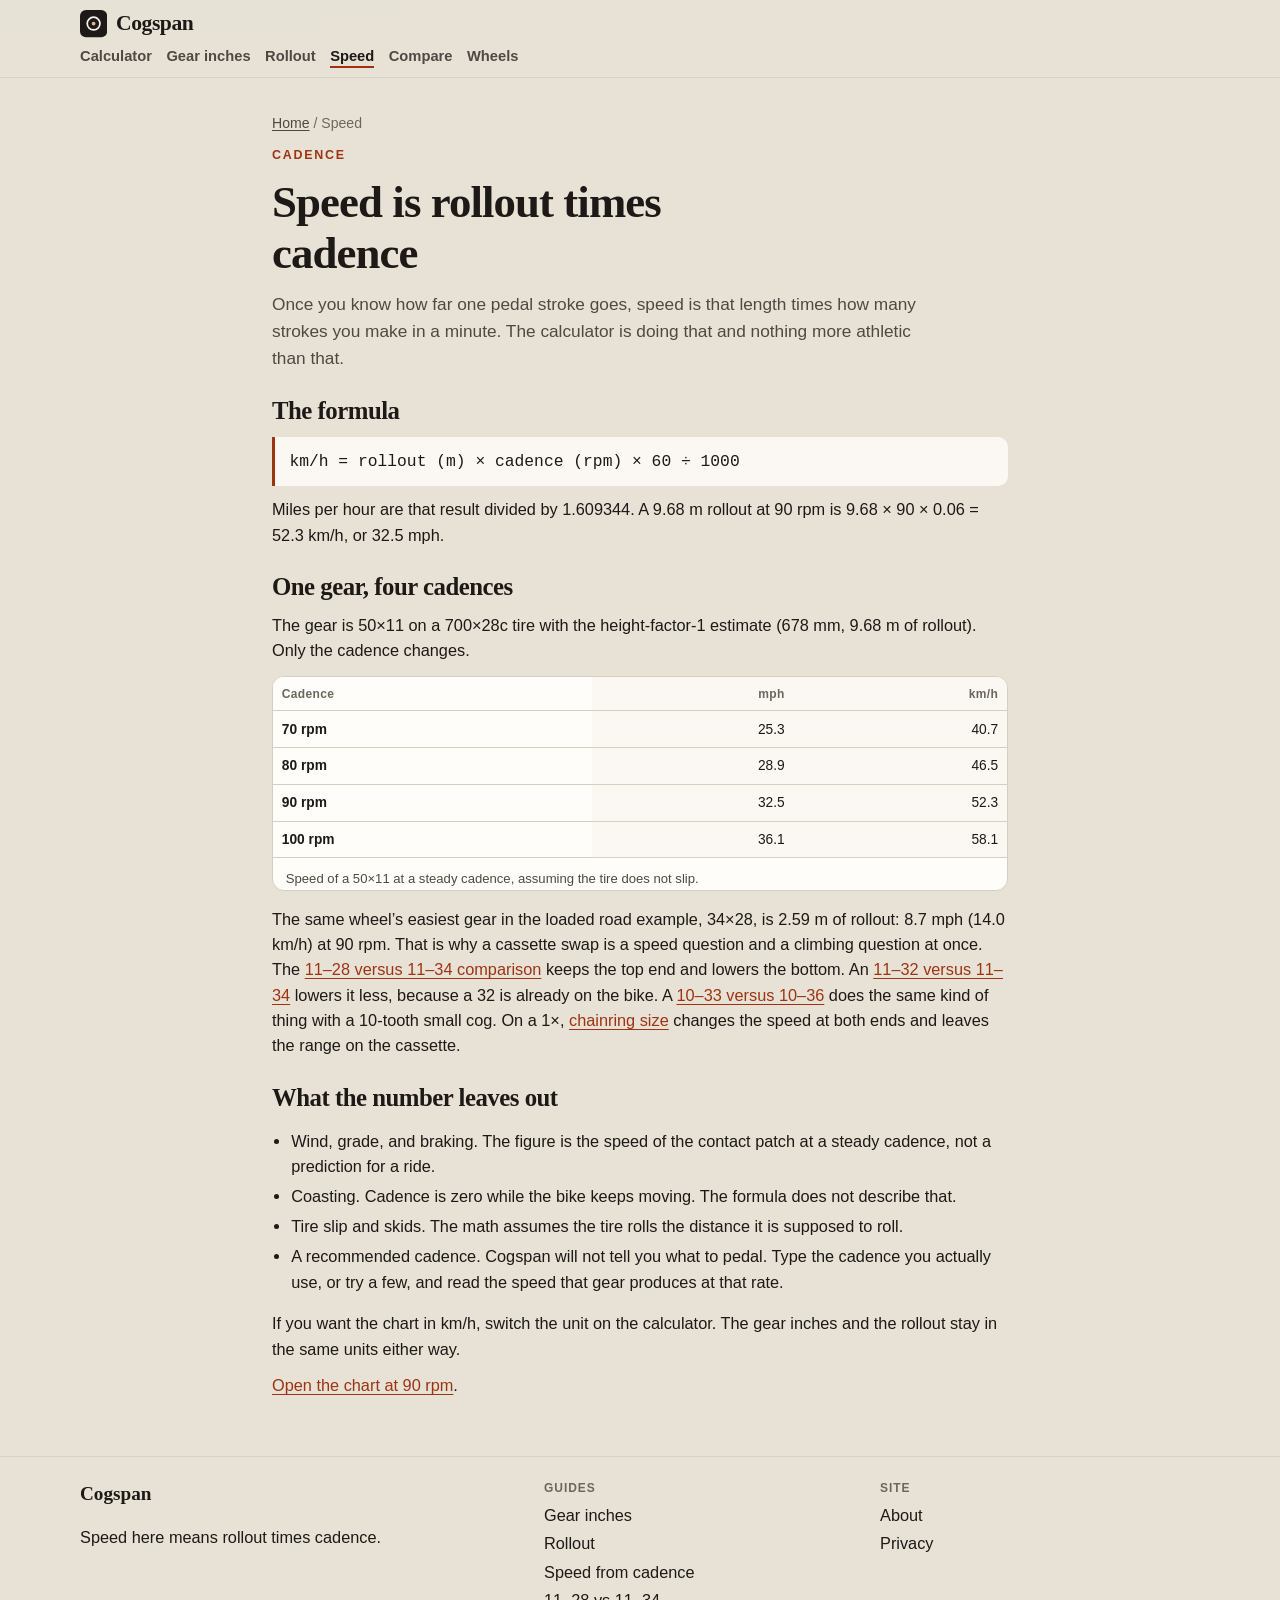
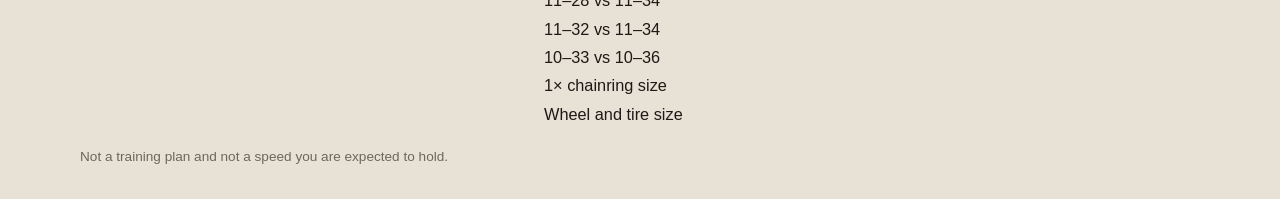
<file: cadence-and-speed/index.html>
<!DOCTYPE html>
<html lang="en">
<head>
  <meta charset="utf-8">
  <meta name="viewport" content="width=device-width, initial-scale=1">
  <title>Bike Speed from Cadence and Gearing | Cogspan</title>
  <meta name="description" content="Speed equals rollout times cadence. See 50×11 at 70, 80, 90, and 100 rpm, and what that number leaves out: wind, grade, and coasting.">
  <link rel="canonical" href="https://darrenmakes.github.io/cadence-and-speed/">
  <meta property="og:type" content="article">
  <meta property="og:site_name" content="Cogspan">
  <meta property="og:title" content="Bike Speed from Cadence and Gearing">
  <meta property="og:description" content="How rollout and cadence become a speed, with a 50×11 table from 70 to 100 rpm.">
  <meta property="og:url" content="https://darrenmakes.github.io/cadence-and-speed/">
  <meta property="og:image" content="https://darrenmakes.github.io/og.png">
  <meta name="twitter:card" content="summary_large_image">
  <meta name="twitter:title" content="Bike Speed from Cadence and Gearing">
  <meta name="twitter:description" content="Rollout times cadence, and what that speed figure does not include.">
  <meta name="twitter:image" content="https://darrenmakes.github.io/og.png">
  <meta name="theme-color" content="#e8e2d6">
  <link rel="icon" href="../favicon.svg" type="image/svg+xml">
  <link rel="stylesheet" href="../css/styles.css">
  <!-- ANALYTICS PLACEHOLDER: no analytics script is loaded. -->
</head>
<body>
  <a class="skip" href="#content">Skip to the article</a>
  <header class="site-header">
    <div class="wrap bar">
      <a class="brand" href="../">
        <svg viewBox="0 0 32 32" aria-hidden="true"><rect width="32" height="32" rx="7" fill="#1c1916"/><circle cx="16" cy="16" r="7.5" fill="none" stroke="#f6f3ed" stroke-width="2"/><circle cx="16" cy="16" r="2.2" fill="#e7b199"/></svg>
        Cogspan
      </a>
      <nav class="nav" aria-label="Primary">
        <a href="../">Calculator</a>
        <a href="../gear-inches/">Gear inches</a>
        <a href="../rollout/">Rollout</a>
        <a href="../cadence-and-speed/" aria-current="page">Speed</a>
        <a href="../cassette-comparison/">Compare</a>
        <a href="../wheel-size/">Wheels</a>
      </nav>
    </div>
  </header>
  <main class="wrap prose" id="content">
    <p class="crumbs"><a href="../">Home</a> / Speed</p>
    <p class="eyebrow">Cadence</p>
    <h1>Speed is rollout times cadence</h1>
    <p class="lede">Once you know how far one pedal stroke goes, speed is that length times how many strokes you make in a minute. The calculator is doing that and nothing more athletic than that.</p>

    <h2>The formula</h2>
    <p class="formula">km/h = rollout (m) × cadence (rpm) × 60 ÷ 1000</p>
    <p>Miles per hour are that result divided by 1.609344. A 9.68 m rollout at 90 rpm is 9.68 × 90 × 0.06 = 52.3 km/h, or 32.5 mph.</p>

    <h2>One gear, four cadences</h2>
    <p>The gear is 50×11 on a 700×28c tire with the height-factor-1 estimate (678 mm, 9.68 m of rollout). Only the cadence changes.</p>
    <div class="table-wrap">
      <table>
        <caption>Speed of a 50×11 at a steady cadence, assuming the tire does not slip.</caption>
        <thead>
          <tr><th scope="col">Cadence</th><th scope="col">mph</th><th scope="col">km/h</th></tr>
        </thead>
        <tbody>
          <tr><th scope="row">70 rpm</th><td>25.3</td><td>40.7</td></tr>
          <tr><th scope="row">80 rpm</th><td>28.9</td><td>46.5</td></tr>
          <tr><th scope="row">90 rpm</th><td>32.5</td><td>52.3</td></tr>
          <tr><th scope="row">100 rpm</th><td>36.1</td><td>58.1</td></tr>
        </tbody>
      </table>
    </div>
    <p>The same wheel’s easiest gear in the loaded road example, 34×28, is 2.59 m of rollout: 8.7 mph (14.0 km/h) at 90 rpm. That is why a cassette swap is a speed question and a climbing question at once. The <a href="../cassette-comparison/">11–28 versus 11–34 comparison</a> keeps the top end and lowers the bottom. An <a href="../11-32-vs-11-34/">11–32 versus 11–34</a> lowers it less, because a 32 is already on the bike. A <a href="../10-33-vs-10-36/">10–33 versus 10–36</a> does the same kind of thing with a 10-tooth small cog. On a 1×, <a href="../one-by-chainring/">chainring size</a> changes the speed at both ends and leaves the range on the cassette.</p>

    <h2>What the number leaves out</h2>
    <ul>
      <li>Wind, grade, and braking. The figure is the speed of the contact patch at a steady cadence, not a prediction for a ride.</li>
      <li>Coasting. Cadence is zero while the bike keeps moving. The formula does not describe that.</li>
      <li>Tire slip and skids. The math assumes the tire rolls the distance it is supposed to roll.</li>
      <li>A recommended cadence. Cogspan will not tell you what to pedal. Type the cadence you actually use, or try a few, and read the speed that gear produces at that rate.</li>
    </ul>
    <p>If you want the chart in km/h, switch the unit on the calculator. The gear inches and the rollout stay in the same units either way.</p>
    <p><a href="../?wheel=700x28&amp;bsd=622&amp;width=28&amp;r1=50&amp;r2=34&amp;r3=&amp;cogs=11,12,13,14,15,17,19,21,23,25,28&amp;alt=&amp;rpm=90&amp;unit=mph">Open the chart at 90 rpm</a>.</p>
  </main>
  <footer class="site-footer">
    <div class="wrap footer-grid">
      <div><p class="brand-foot">Cogspan</p><p>Speed here means rollout times cadence.</p></div>
      <div>
        <p class="foot-label">Guides</p>
        <a href="../gear-inches/">Gear inches</a>
        <a href="../rollout/">Rollout</a>
        <a href="../cadence-and-speed/">Speed from cadence</a>
        <a href="../cassette-comparison/">11–28 vs 11–34</a>
        <a href="../11-32-vs-11-34/">11–32 vs 11–34</a>
        <a href="../10-33-vs-10-36/">10–33 vs 10–36</a>
        <a href="../one-by-chainring/">1× chainring size</a>
        <a href="../wheel-size/">Wheel and tire size</a>
      </div>
      <div>
        <p class="foot-label">Site</p>
        <a href="../about/">About</a>
        <a href="../privacy/">Privacy</a>
      </div>
    </div>
    <div class="wrap legal"><p>Not a training plan and not a speed you are expected to hold.</p></div>
  </footer>
</body>
</html>
</file>
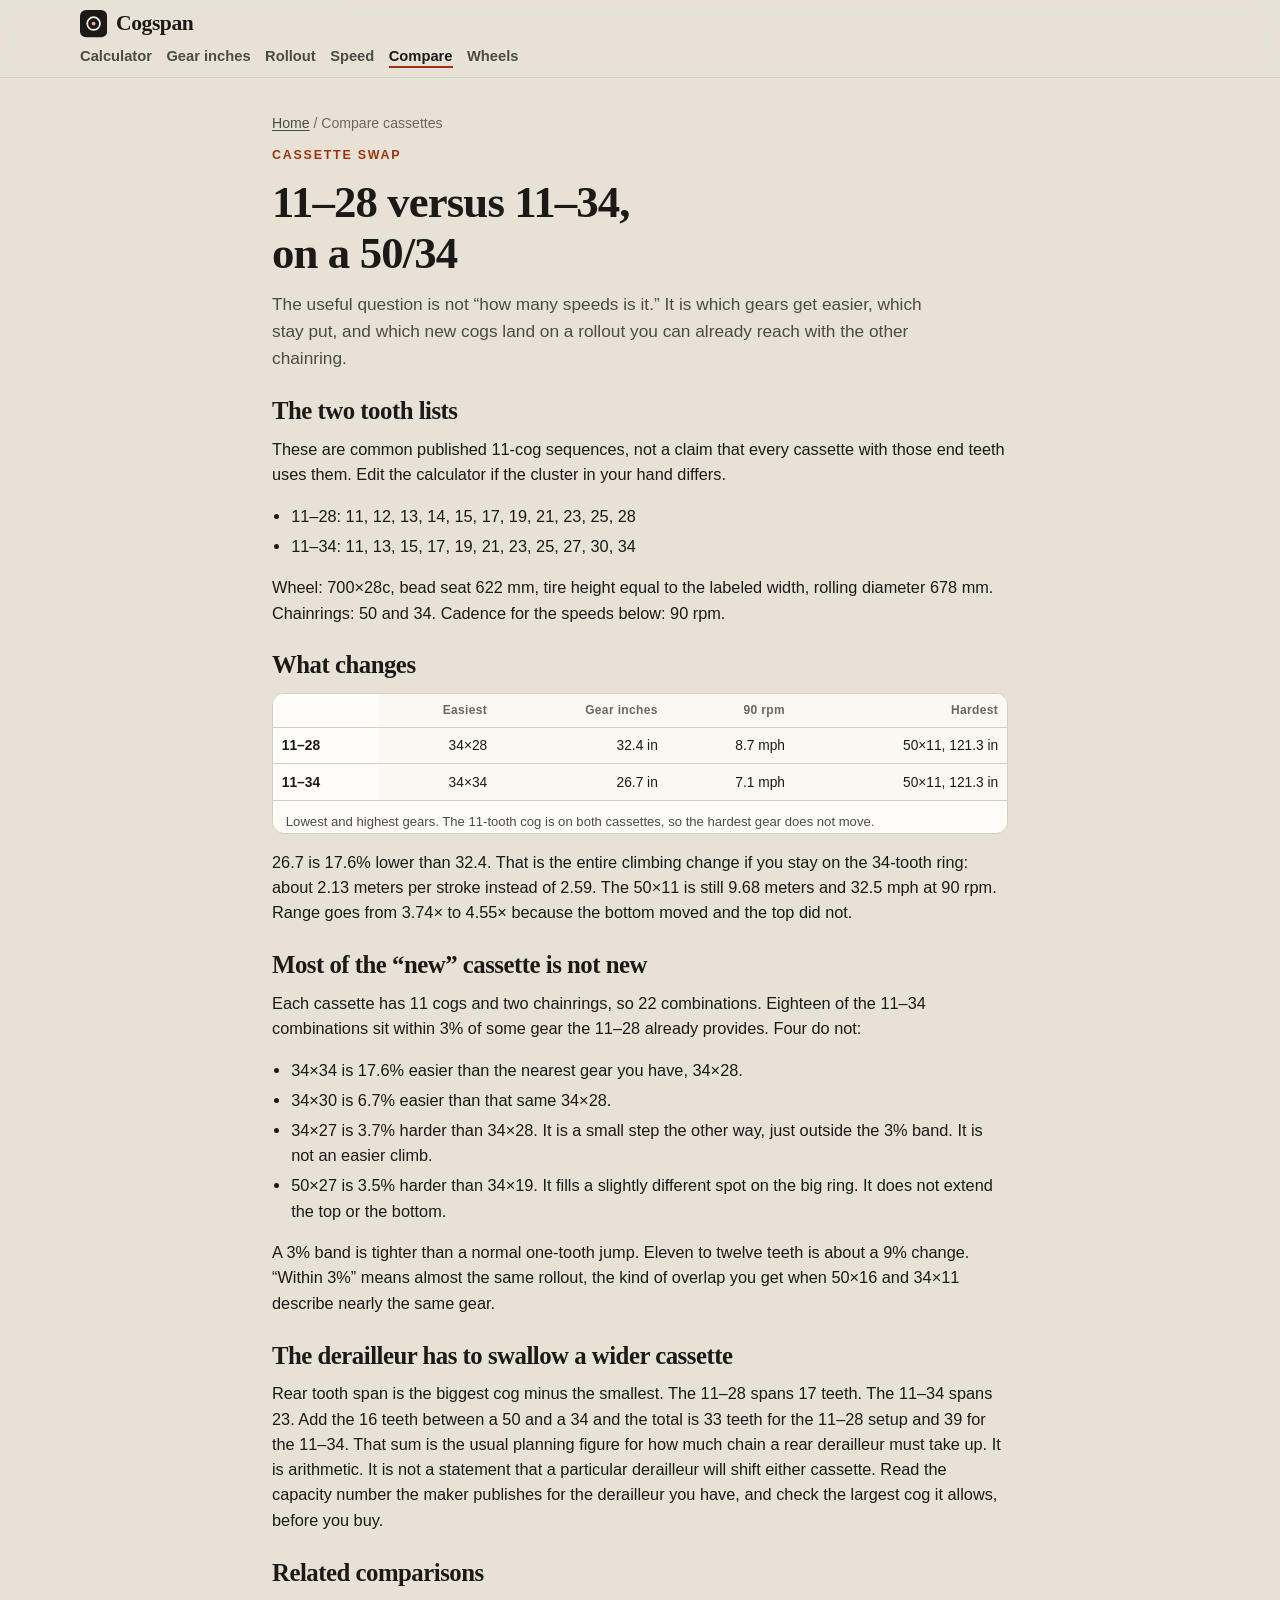
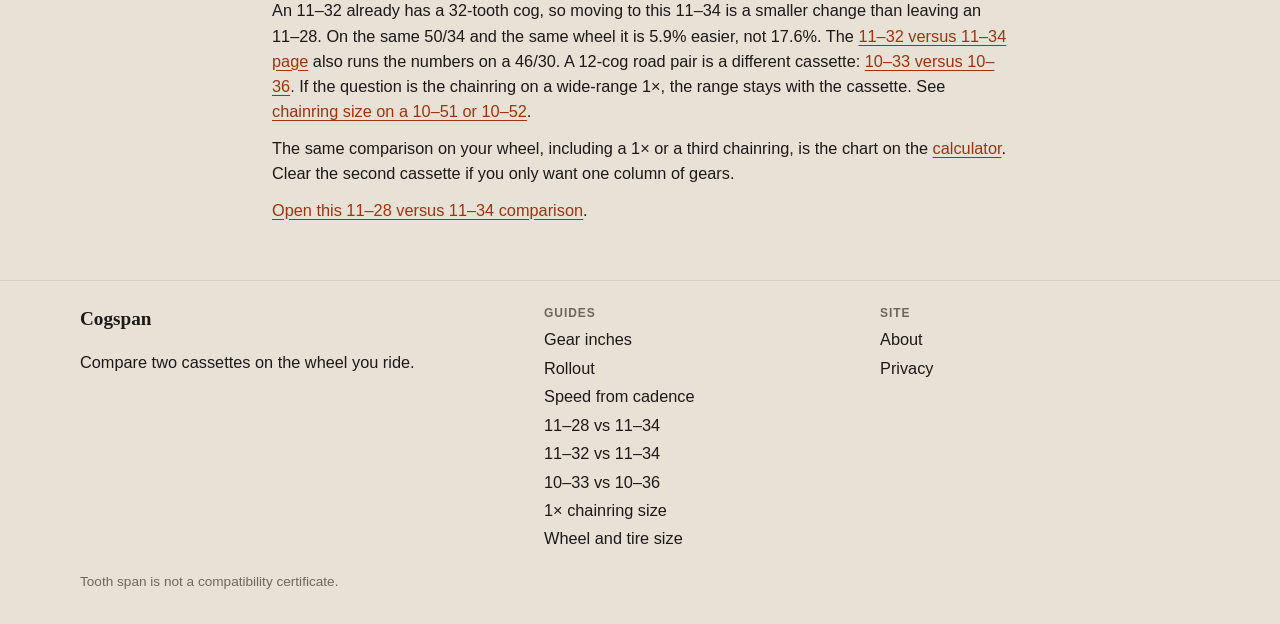
<file: cassette-comparison/index.html>
<!DOCTYPE html>
<html lang="en">
<head>
  <meta charset="utf-8">
  <meta name="viewport" content="width=device-width, initial-scale=1">
  <title>11–28 vs 11–34 Cassette: What Actually Changes | Cogspan</title>
  <meta name="description" content="On a 50/34 and a 700×28c, an 11-cog 11–34 is 17.6% easier in the lowest gear than an 11–28. The 50×11 does not change. 18 of 22 combinations are duplicates.">
  <link rel="canonical" href="https://darrenmakes.github.io/cassette-comparison/">
  <meta property="og:type" content="article">
  <meta property="og:site_name" content="Cogspan">
  <meta property="og:title" content="11–28 vs 11–34 Cassette: What Actually Changes">
  <meta property="og:description" content="The low gear gets 17.6% easier. The top gear stays. Most of the new cassette duplicates gears you already have.">
  <meta property="og:url" content="https://darrenmakes.github.io/cassette-comparison/">
  <meta property="og:image" content="https://darrenmakes.github.io/og.png">
  <meta name="twitter:card" content="summary_large_image">
  <meta name="twitter:title" content="11–28 vs 11–34 Cassette">
  <meta name="twitter:description" content="What an 11–34 actually adds on a 50/34: an easier low gear, the same top gear, and a lot of overlap.">
  <meta name="twitter:image" content="https://darrenmakes.github.io/og.png">
  <meta name="theme-color" content="#e8e2d6">
  <link rel="icon" href="../favicon.svg" type="image/svg+xml">
  <link rel="stylesheet" href="../css/styles.css">
  <!-- ANALYTICS PLACEHOLDER: no analytics script is loaded. -->
</head>
<body>
  <a class="skip" href="#content">Skip to the article</a>
  <header class="site-header">
    <div class="wrap bar">
      <a class="brand" href="../">
        <svg viewBox="0 0 32 32" aria-hidden="true"><rect width="32" height="32" rx="7" fill="#1c1916"/><circle cx="16" cy="16" r="7.5" fill="none" stroke="#f6f3ed" stroke-width="2"/><circle cx="16" cy="16" r="2.2" fill="#e7b199"/></svg>
        Cogspan
      </a>
      <nav class="nav" aria-label="Primary">
        <a href="../">Calculator</a>
        <a href="../gear-inches/">Gear inches</a>
        <a href="../rollout/">Rollout</a>
        <a href="../cadence-and-speed/">Speed</a>
        <a href="../cassette-comparison/" aria-current="page">Compare</a>
        <a href="../wheel-size/">Wheels</a>
      </nav>
    </div>
  </header>
  <main class="wrap prose" id="content">
    <p class="crumbs"><a href="../">Home</a> / Compare cassettes</p>
    <p class="eyebrow">Cassette swap</p>
    <h1>11–28 versus 11–34, on a 50/34</h1>
    <p class="lede">The useful question is not “how many speeds is it.” It is which gears get easier, which stay put, and which new cogs land on a rollout you can already reach with the other chainring.</p>

    <h2>The two tooth lists</h2>
    <p>These are common published 11-cog sequences, not a claim that every cassette with those end teeth uses them. Edit the calculator if the cluster in your hand differs.</p>
    <ul>
      <li>11–28: 11, 12, 13, 14, 15, 17, 19, 21, 23, 25, 28</li>
      <li>11–34: 11, 13, 15, 17, 19, 21, 23, 25, 27, 30, 34</li>
    </ul>
    <p>Wheel: 700×28c, bead seat 622 mm, tire height equal to the labeled width, rolling diameter 678 mm. Chainrings: 50 and 34. Cadence for the speeds below: 90 rpm.</p>

    <h2>What changes</h2>
    <div class="table-wrap">
      <table>
        <caption>Lowest and highest gears. The 11-tooth cog is on both cassettes, so the hardest gear does not move.</caption>
        <thead>
          <tr><th scope="col"></th><th scope="col">Easiest</th><th scope="col">Gear inches</th><th scope="col">90 rpm</th><th scope="col">Hardest</th></tr>
        </thead>
        <tbody>
          <tr><th scope="row">11–28</th><td>34×28</td><td>32.4 in</td><td>8.7 mph</td><td>50×11, 121.3 in</td></tr>
          <tr><th scope="row">11–34</th><td>34×34</td><td>26.7 in</td><td>7.1 mph</td><td>50×11, 121.3 in</td></tr>
        </tbody>
      </table>
    </div>
    <p>26.7 is 17.6% lower than 32.4. That is the entire climbing change if you stay on the 34-tooth ring: about 2.13 meters per stroke instead of 2.59. The 50×11 is still 9.68 meters and 32.5 mph at 90 rpm. Range goes from 3.74× to 4.55× because the bottom moved and the top did not.</p>

    <h2>Most of the “new” cassette is not new</h2>
    <p>Each cassette has 11 cogs and two chainrings, so 22 combinations. Eighteen of the 11–34 combinations sit within 3% of some gear the 11–28 already provides. Four do not:</p>
    <ul>
      <li>34×34 is 17.6% easier than the nearest gear you have, 34×28.</li>
      <li>34×30 is 6.7% easier than that same 34×28.</li>
      <li>34×27 is 3.7% harder than 34×28. It is a small step the other way, just outside the 3% band. It is not an easier climb.</li>
      <li>50×27 is 3.5% harder than 34×19. It fills a slightly different spot on the big ring. It does not extend the top or the bottom.</li>
    </ul>
    <p>A 3% band is tighter than a normal one-tooth jump. Eleven to twelve teeth is about a 9% change. “Within 3%” means almost the same rollout, the kind of overlap you get when 50×16 and 34×11 describe nearly the same gear.</p>

    <h2>The derailleur has to swallow a wider cassette</h2>
    <p>Rear tooth span is the biggest cog minus the smallest. The 11–28 spans 17 teeth. The 11–34 spans 23. Add the 16 teeth between a 50 and a 34 and the total is 33 teeth for the 11–28 setup and 39 for the 11–34. That sum is the usual planning figure for how much chain a rear derailleur must take up. It is arithmetic. It is not a statement that a particular derailleur will shift either cassette. Read the capacity number the maker publishes for the derailleur you have, and check the largest cog it allows, before you buy.</p>
    <h2>Related comparisons</h2>
    <p>An 11–32 already has a 32-tooth cog, so moving to this 11–34 is a smaller change than leaving an 11–28. On the same 50/34 and the same wheel it is 5.9% easier, not 17.6%. The <a href="../11-32-vs-11-34/">11–32 versus 11–34 page</a> also runs the numbers on a 46/30. A 12-cog road pair is a different cassette: <a href="../10-33-vs-10-36/">10–33 versus 10–36</a>. If the question is the chainring on a wide-range 1×, the range stays with the cassette. See <a href="../one-by-chainring/">chainring size on a 10–51 or 10–52</a>.</p>
    <p>The same comparison on your wheel, including a 1× or a third chainring, is the chart on the <a href="../">calculator</a>. Clear the second cassette if you only want one column of gears.</p>
    <p><a href="../?wheel=700x28&amp;bsd=622&amp;width=28&amp;r1=50&amp;r2=34&amp;r3=&amp;cogs=11,12,13,14,15,17,19,21,23,25,28&amp;alt=11,13,15,17,19,21,23,25,27,30,34&amp;rpm=90&amp;unit=mph">Open this 11–28 versus 11–34 comparison</a>.</p>
  </main>
  <footer class="site-footer">
    <div class="wrap footer-grid">
      <div><p class="brand-foot">Cogspan</p><p>Compare two cassettes on the wheel you ride.</p></div>
      <div>
        <p class="foot-label">Guides</p>
        <a href="../gear-inches/">Gear inches</a>
        <a href="../rollout/">Rollout</a>
        <a href="../cadence-and-speed/">Speed from cadence</a>
        <a href="../cassette-comparison/">11–28 vs 11–34</a>
        <a href="../11-32-vs-11-34/">11–32 vs 11–34</a>
        <a href="../10-33-vs-10-36/">10–33 vs 10–36</a>
        <a href="../one-by-chainring/">1× chainring size</a>
        <a href="../wheel-size/">Wheel and tire size</a>
      </div>
      <div>
        <p class="foot-label">Site</p>
        <a href="../about/">About</a>
        <a href="../privacy/">Privacy</a>
      </div>
    </div>
    <div class="wrap legal"><p>Tooth span is not a compatibility certificate.</p></div>
  </footer>
</body>
</html>
</file>
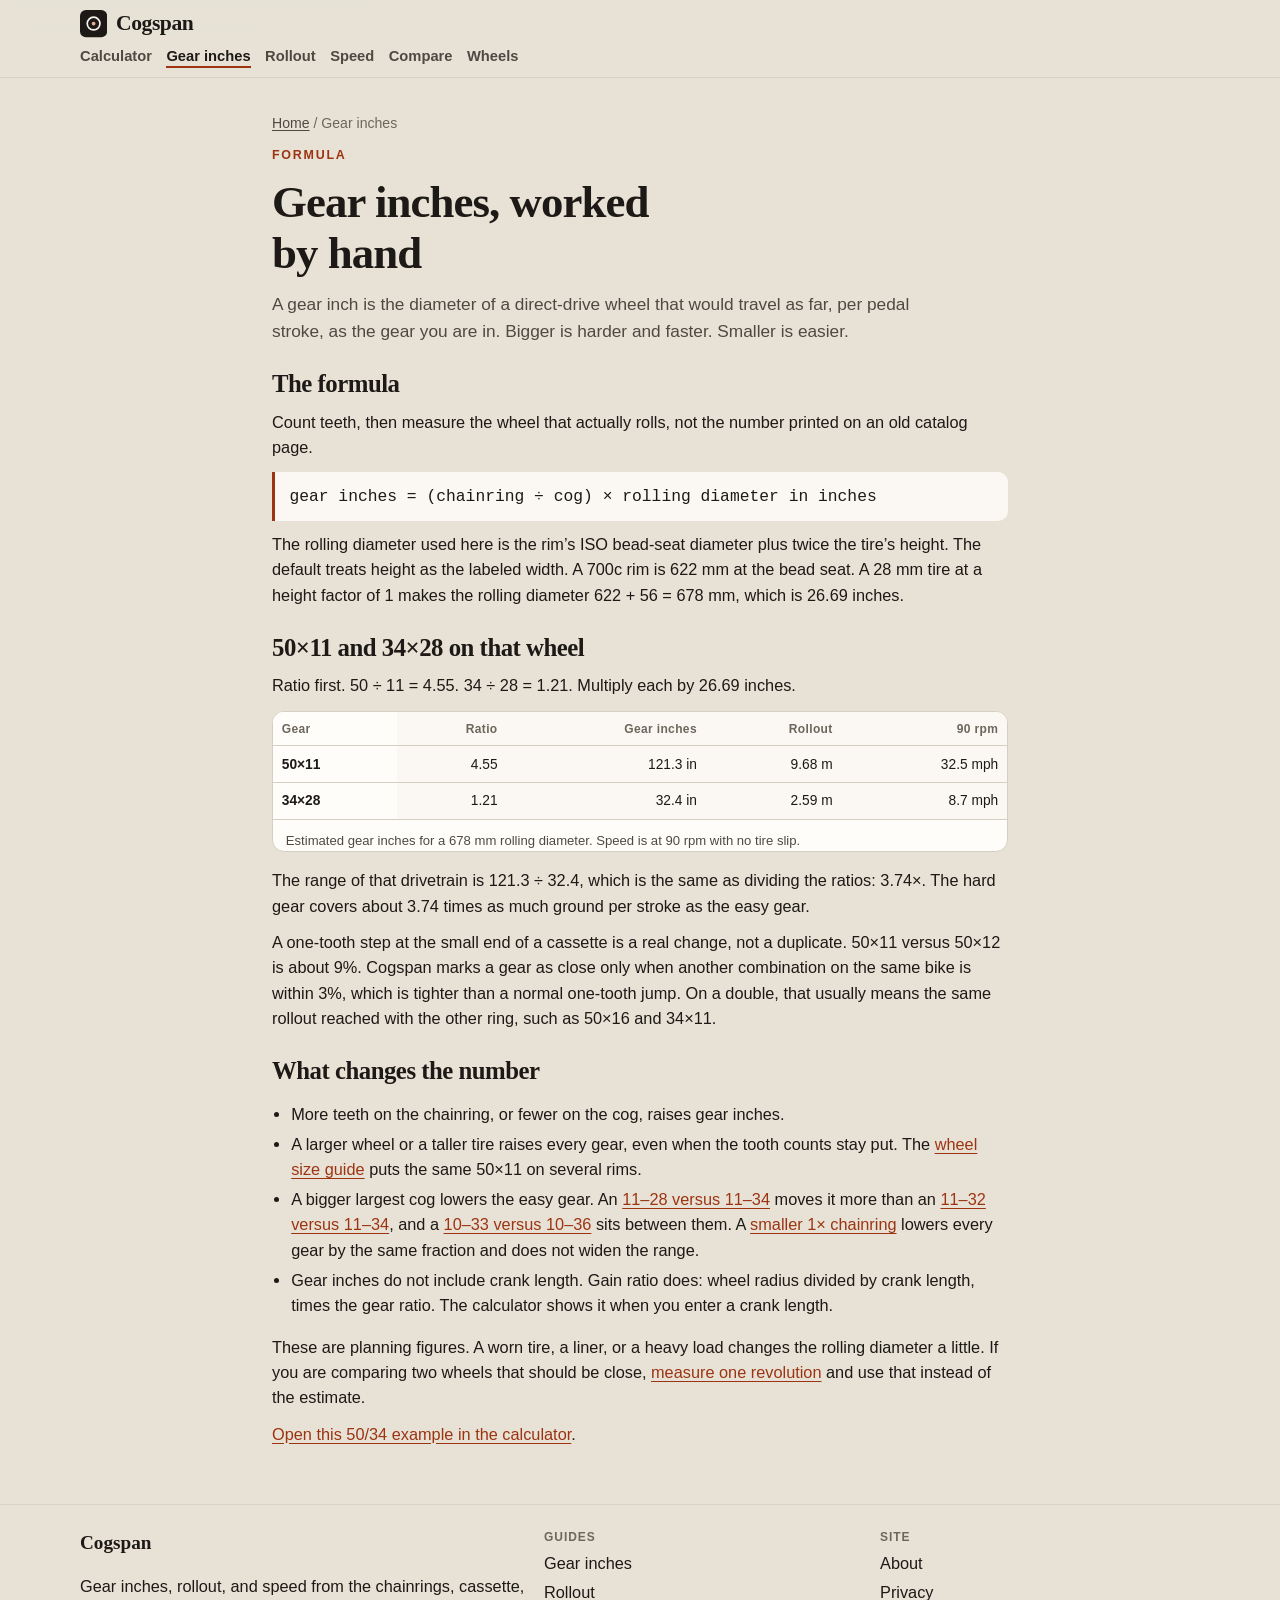
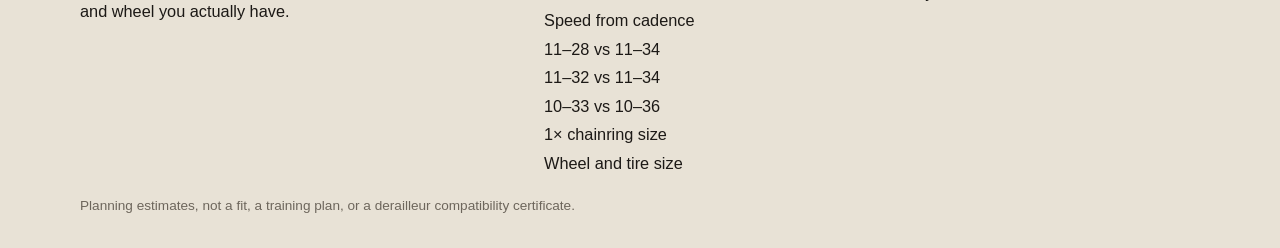
<file: gear-inches/index.html>
<!DOCTYPE html>
<html lang="en">
<head>
  <meta charset="utf-8">
  <meta name="viewport" content="width=device-width, initial-scale=1">
  <title>Gear Inches Calculator and Formula | Cogspan</title>
  <meta name="description" content="Gear inches equal chainring teeth divided by cog teeth, times the wheel’s rolling diameter in inches. A worked 50×11 and 34×28 example on a 700×28c tire.">
  <link rel="canonical" href="https://darrenmakes.github.io/gear-inches/">
  <meta property="og:type" content="article">
  <meta property="og:site_name" content="Cogspan">
  <meta property="og:title" content="Gear Inches Calculator and Formula">
  <meta property="og:description" content="What a gear inch is, the formula, and a worked 50×11 on a 700×28c wheel.">
  <meta property="og:url" content="https://darrenmakes.github.io/gear-inches/">
  <meta property="og:image" content="https://darrenmakes.github.io/og.png">
  <meta name="twitter:card" content="summary_large_image">
  <meta name="twitter:title" content="Gear Inches Calculator and Formula">
  <meta name="twitter:description" content="What a gear inch is, the formula, and a worked 50×11 on a 700×28c wheel.">
  <meta name="twitter:image" content="https://darrenmakes.github.io/og.png">
  <meta name="theme-color" content="#e8e2d6">
  <link rel="icon" href="../favicon.svg" type="image/svg+xml">
  <link rel="stylesheet" href="../css/styles.css">
  <!-- ANALYTICS PLACEHOLDER: no analytics script is loaded. -->
</head>
<body>
  <a class="skip" href="#content">Skip to the article</a>
  <header class="site-header">
    <div class="wrap bar">
      <a class="brand" href="../">
        <svg viewBox="0 0 32 32" aria-hidden="true"><rect width="32" height="32" rx="7" fill="#1c1916"/><circle cx="16" cy="16" r="7.5" fill="none" stroke="#f6f3ed" stroke-width="2"/><circle cx="16" cy="16" r="2.2" fill="#e7b199"/></svg>
        Cogspan
      </a>
      <nav class="nav" aria-label="Primary">
        <a href="../">Calculator</a>
        <a href="../gear-inches/" aria-current="page">Gear inches</a>
        <a href="../rollout/">Rollout</a>
        <a href="../cadence-and-speed/">Speed</a>
        <a href="../cassette-comparison/">Compare</a>
        <a href="../wheel-size/">Wheels</a>
      </nav>
    </div>
  </header>
  <main class="wrap prose" id="content">
    <p class="crumbs"><a href="../">Home</a> / Gear inches</p>
    <p class="eyebrow">Formula</p>
    <h1>Gear inches, worked by hand</h1>
    <p class="lede">A gear inch is the diameter of a direct-drive wheel that would travel as far, per pedal stroke, as the gear you are in. Bigger is harder and faster. Smaller is easier.</p>

    <h2>The formula</h2>
    <p>Count teeth, then measure the wheel that actually rolls, not the number printed on an old catalog page.</p>
    <p class="formula">gear inches = (chainring ÷ cog) × rolling diameter in inches</p>
    <p>The rolling diameter used here is the rim’s ISO bead-seat diameter plus twice the tire’s height. The default treats height as the labeled width. A 700c rim is 622 mm at the bead seat. A 28 mm tire at a height factor of 1 makes the rolling diameter 622 + 56 = 678 mm, which is 26.69 inches.</p>

    <h2>50×11 and 34×28 on that wheel</h2>
    <p>Ratio first. 50 ÷ 11 = 4.55. 34 ÷ 28 = 1.21. Multiply each by 26.69 inches.</p>
    <div class="table-wrap">
      <table>
        <caption>Estimated gear inches for a 678 mm rolling diameter. Speed is at 90 rpm with no tire slip.</caption>
        <thead>
          <tr><th scope="col">Gear</th><th scope="col">Ratio</th><th scope="col">Gear inches</th><th scope="col">Rollout</th><th scope="col">90 rpm</th></tr>
        </thead>
        <tbody>
          <tr><th scope="row">50×11</th><td>4.55</td><td>121.3 in</td><td>9.68 m</td><td>32.5 mph</td></tr>
          <tr><th scope="row">34×28</th><td>1.21</td><td>32.4 in</td><td>2.59 m</td><td>8.7 mph</td></tr>
        </tbody>
      </table>
    </div>
    <p>The range of that drivetrain is 121.3 ÷ 32.4, which is the same as dividing the ratios: 3.74×. The hard gear covers about 3.74 times as much ground per stroke as the easy gear.</p>
    <p>A one-tooth step at the small end of a cassette is a real change, not a duplicate. 50×11 versus 50×12 is about 9%. Cogspan marks a gear as close only when another combination on the same bike is within 3%, which is tighter than a normal one-tooth jump. On a double, that usually means the same rollout reached with the other ring, such as 50×16 and 34×11.</p>

    <h2>What changes the number</h2>
    <ul>
      <li>More teeth on the chainring, or fewer on the cog, raises gear inches.</li>
      <li>A larger wheel or a taller tire raises every gear, even when the tooth counts stay put. The <a href="../wheel-size/">wheel size guide</a> puts the same 50×11 on several rims.</li>
      <li>A bigger largest cog lowers the easy gear. An <a href="../cassette-comparison/">11–28 versus 11–34</a> moves it more than an <a href="../11-32-vs-11-34/">11–32 versus 11–34</a>, and a <a href="../10-33-vs-10-36/">10–33 versus 10–36</a> sits between them. A <a href="../one-by-chainring/">smaller 1× chainring</a> lowers every gear by the same fraction and does not widen the range.</li>
      <li>Gear inches do not include crank length. Gain ratio does: wheel radius divided by crank length, times the gear ratio. The calculator shows it when you enter a crank length.</li>
    </ul>
    <p>These are planning figures. A worn tire, a liner, or a heavy load changes the rolling diameter a little. If you are comparing two wheels that should be close, <a href="../rollout/">measure one revolution</a> and use that instead of the estimate.</p>
    <p><a href="../?wheel=700x28&amp;bsd=622&amp;width=28&amp;r1=50&amp;r2=34&amp;r3=&amp;cogs=11,12,13,14,15,17,19,21,23,25,28&amp;alt=11,13,15,17,19,21,23,25,27,30,34&amp;rpm=90&amp;unit=mph">Open this 50/34 example in the calculator</a>.</p>
  </main>
  <footer class="site-footer">
    <div class="wrap footer-grid">
      <div>
        <p class="brand-foot">Cogspan</p>
        <p>Gear inches, rollout, and speed from the chainrings, cassette, and wheel you actually have.</p>
      </div>
      <div>
        <p class="foot-label">Guides</p>
        <a href="../gear-inches/">Gear inches</a>
        <a href="../rollout/">Rollout</a>
        <a href="../cadence-and-speed/">Speed from cadence</a>
        <a href="../cassette-comparison/">11–28 vs 11–34</a>
        <a href="../11-32-vs-11-34/">11–32 vs 11–34</a>
        <a href="../10-33-vs-10-36/">10–33 vs 10–36</a>
        <a href="../one-by-chainring/">1× chainring size</a>
        <a href="../wheel-size/">Wheel and tire size</a>
      </div>
      <div>
        <p class="foot-label">Site</p>
        <a href="../about/">About</a>
        <a href="../privacy/">Privacy</a>
      </div>
    </div>
    <div class="wrap legal"><p>Planning estimates, not a fit, a training plan, or a derailleur compatibility certificate.</p></div>
  </footer>
</body>
</html>
</file>
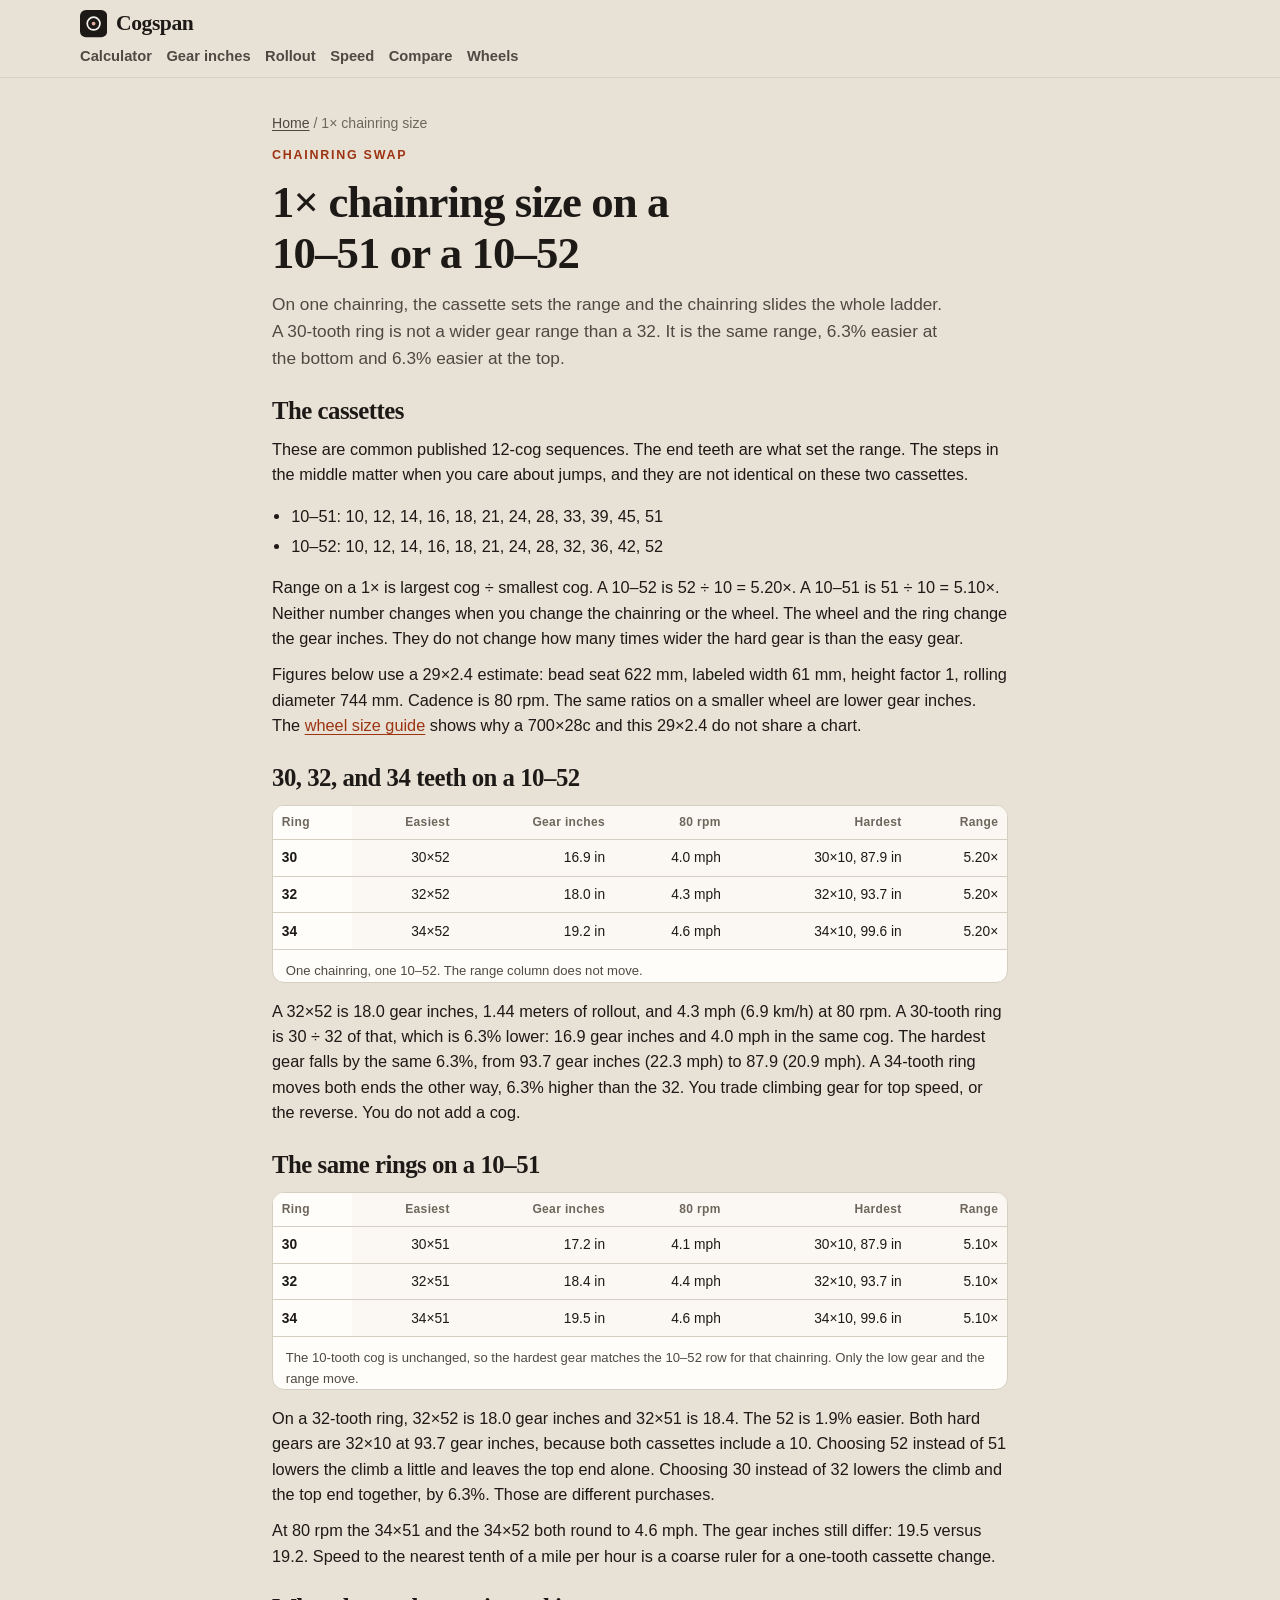
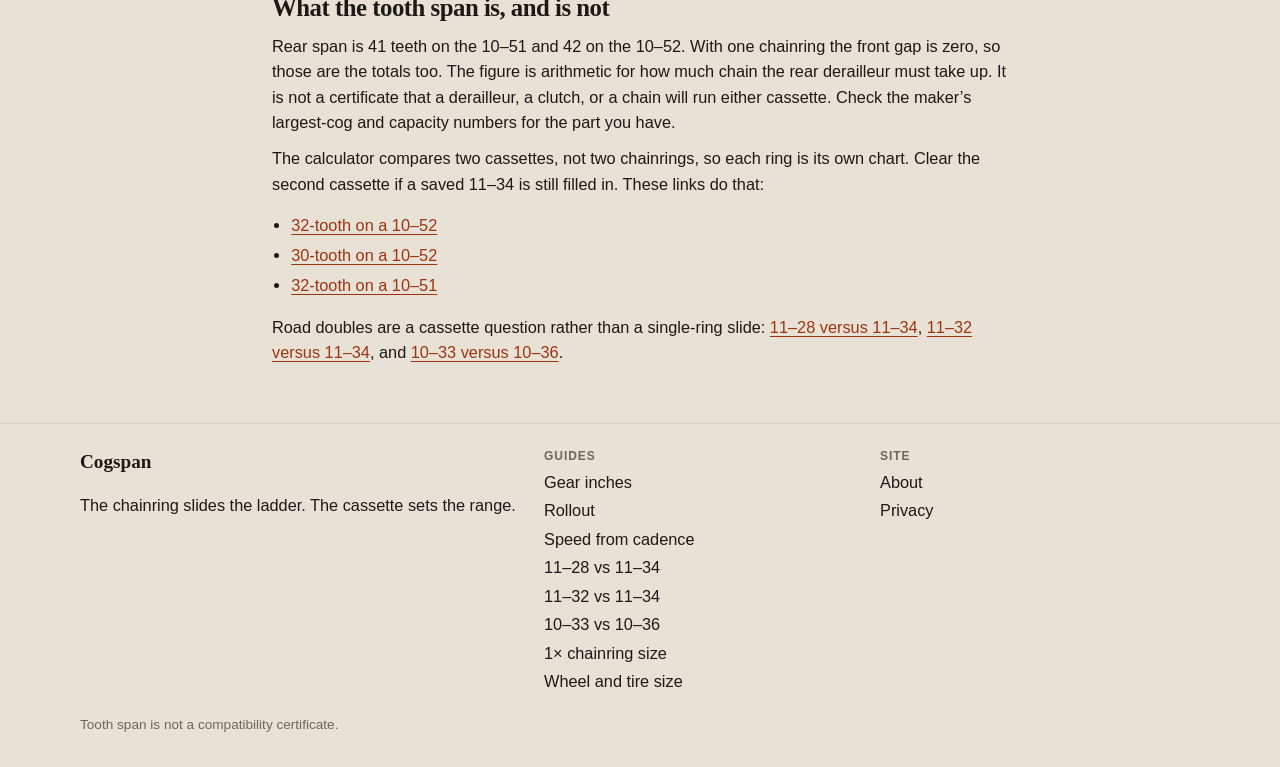
<file: one-by-chainring/index.html>
<!DOCTYPE html>
<html lang="en">
<head>
  <meta charset="utf-8">
  <meta name="viewport" content="width=device-width, initial-scale=1">
  <title>1× Chainring Size on a 10–51 or 10–52 | Cogspan</title>
  <meta name="description" content="On a 1×, a 30-tooth ring is 6.3% easier than a 32 at both ends of a 10–52. The range stays 5.20×. A 10–51 is 5.10× on any chainring, because both cassettes start at 10.">
  <link rel="canonical" href="https://darrenmakes.github.io/one-by-chainring/">
  <meta property="og:type" content="article">
  <meta property="og:site_name" content="Cogspan">
  <meta property="og:title" content="1× Chainring Size on a 10–51 or 10–52">
  <meta property="og:description" content="The chainring slides every gear by the same fraction. The cassette, not the ring, sets the range.">
  <meta property="og:url" content="https://darrenmakes.github.io/one-by-chainring/">
  <meta property="og:image" content="https://darrenmakes.github.io/og.png">
  <meta name="twitter:card" content="summary_large_image">
  <meta name="twitter:title" content="1× Chainring Size on a 10–51 or 10–52">
  <meta name="twitter:description" content="30, 32, and 34 teeth on a 10–51 and a 10–52. The ladder slides. The range does not.">
  <meta name="twitter:image" content="https://darrenmakes.github.io/og.png">
  <meta name="theme-color" content="#e8e2d6">
  <link rel="icon" href="../favicon.svg" type="image/svg+xml">
  <link rel="stylesheet" href="../css/styles.css">
  <!-- ANALYTICS PLACEHOLDER: no analytics script is loaded. -->
</head>
<body>
  <a class="skip" href="#content">Skip to the article</a>
  <header class="site-header">
    <div class="wrap bar">
      <a class="brand" href="../">
        <svg viewBox="0 0 32 32" aria-hidden="true"><rect width="32" height="32" rx="7" fill="#1c1916"/><circle cx="16" cy="16" r="7.5" fill="none" stroke="#f6f3ed" stroke-width="2"/><circle cx="16" cy="16" r="2.2" fill="#e7b199"/></svg>
        Cogspan
      </a>
      <nav class="nav" aria-label="Primary">
        <a href="../">Calculator</a>
        <a href="../gear-inches/">Gear inches</a>
        <a href="../rollout/">Rollout</a>
        <a href="../cadence-and-speed/">Speed</a>
        <a href="../cassette-comparison/">Compare</a>
        <a href="../wheel-size/">Wheels</a>
      </nav>
    </div>
  </header>
  <main class="wrap prose" id="content">
    <p class="crumbs"><a href="../">Home</a> / 1× chainring size</p>
    <p class="eyebrow">Chainring swap</p>
    <h1>1× chainring size on a 10–51 or a 10–52</h1>
    <p class="lede">On one chainring, the cassette sets the range and the chainring slides the whole ladder. A 30-tooth ring is not a wider gear range than a 32. It is the same range, 6.3% easier at the bottom and 6.3% easier at the top.</p>

    <h2>The cassettes</h2>
    <p>These are common published 12-cog sequences. The end teeth are what set the range. The steps in the middle matter when you care about jumps, and they are not identical on these two cassettes.</p>
    <ul>
      <li>10–51: 10, 12, 14, 16, 18, 21, 24, 28, 33, 39, 45, 51</li>
      <li>10–52: 10, 12, 14, 16, 18, 21, 24, 28, 32, 36, 42, 52</li>
    </ul>
    <p>Range on a 1× is largest cog ÷ smallest cog. A 10–52 is 52 ÷ 10 = 5.20×. A 10–51 is 51 ÷ 10 = 5.10×. Neither number changes when you change the chainring or the wheel. The wheel and the ring change the gear inches. They do not change how many times wider the hard gear is than the easy gear.</p>
    <p>Figures below use a 29×2.4 estimate: bead seat 622 mm, labeled width 61 mm, height factor 1, rolling diameter 744 mm. Cadence is 80 rpm. The same ratios on a smaller wheel are lower gear inches. The <a href="../wheel-size/">wheel size guide</a> shows why a 700×28c and this 29×2.4 do not share a chart.</p>

    <h2>30, 32, and 34 teeth on a 10–52</h2>
    <div class="table-wrap">
      <table>
        <caption>One chainring, one 10–52. The range column does not move.</caption>
        <thead>
          <tr><th scope="col">Ring</th><th scope="col">Easiest</th><th scope="col">Gear inches</th><th scope="col">80 rpm</th><th scope="col">Hardest</th><th scope="col">Range</th></tr>
        </thead>
        <tbody>
          <tr><th scope="row">30</th><td>30×52</td><td>16.9 in</td><td>4.0 mph</td><td>30×10, 87.9 in</td><td>5.20×</td></tr>
          <tr><th scope="row">32</th><td>32×52</td><td>18.0 in</td><td>4.3 mph</td><td>32×10, 93.7 in</td><td>5.20×</td></tr>
          <tr><th scope="row">34</th><td>34×52</td><td>19.2 in</td><td>4.6 mph</td><td>34×10, 99.6 in</td><td>5.20×</td></tr>
        </tbody>
      </table>
    </div>
    <p>A 32×52 is 18.0 gear inches, 1.44 meters of rollout, and 4.3 mph (6.9 km/h) at 80 rpm. A 30-tooth ring is 30 ÷ 32 of that, which is 6.3% lower: 16.9 gear inches and 4.0 mph in the same cog. The hardest gear falls by the same 6.3%, from 93.7 gear inches (22.3 mph) to 87.9 (20.9 mph). A 34-tooth ring moves both ends the other way, 6.3% higher than the 32. You trade climbing gear for top speed, or the reverse. You do not add a cog.</p>

    <h2>The same rings on a 10–51</h2>
    <div class="table-wrap">
      <table>
        <caption>The 10-tooth cog is unchanged, so the hardest gear matches the 10–52 row for that chainring. Only the low gear and the range move.</caption>
        <thead>
          <tr><th scope="col">Ring</th><th scope="col">Easiest</th><th scope="col">Gear inches</th><th scope="col">80 rpm</th><th scope="col">Hardest</th><th scope="col">Range</th></tr>
        </thead>
        <tbody>
          <tr><th scope="row">30</th><td>30×51</td><td>17.2 in</td><td>4.1 mph</td><td>30×10, 87.9 in</td><td>5.10×</td></tr>
          <tr><th scope="row">32</th><td>32×51</td><td>18.4 in</td><td>4.4 mph</td><td>32×10, 93.7 in</td><td>5.10×</td></tr>
          <tr><th scope="row">34</th><td>34×51</td><td>19.5 in</td><td>4.6 mph</td><td>34×10, 99.6 in</td><td>5.10×</td></tr>
        </tbody>
      </table>
    </div>
    <p>On a 32-tooth ring, 32×52 is 18.0 gear inches and 32×51 is 18.4. The 52 is 1.9% easier. Both hard gears are 32×10 at 93.7 gear inches, because both cassettes include a 10. Choosing 52 instead of 51 lowers the climb a little and leaves the top end alone. Choosing 30 instead of 32 lowers the climb and the top end together, by 6.3%. Those are different purchases.</p>
    <p>At 80 rpm the 34×51 and the 34×52 both round to 4.6 mph. The gear inches still differ: 19.5 versus 19.2. Speed to the nearest tenth of a mile per hour is a coarse ruler for a one-tooth cassette change.</p>

    <h2>What the tooth span is, and is not</h2>
    <p>Rear span is 41 teeth on the 10–51 and 42 on the 10–52. With one chainring the front gap is zero, so those are the totals too. The figure is arithmetic for how much chain the rear derailleur must take up. It is not a certificate that a derailleur, a clutch, or a chain will run either cassette. Check the maker’s largest-cog and capacity numbers for the part you have.</p>
    <p>The calculator compares two cassettes, not two chainrings, so each ring is its own chart. Clear the second cassette if a saved 11–34 is still filled in. These links do that:</p>
    <ul>
      <li><a href="../?wheel=29x24&amp;bsd=622&amp;width=61&amp;r1=32&amp;r2=&amp;r3=&amp;cogs=10,12,14,16,18,21,24,28,32,36,42,52&amp;alt=&amp;rpm=80&amp;unit=mph">32-tooth on a 10–52</a></li>
      <li><a href="../?wheel=29x24&amp;bsd=622&amp;width=61&amp;r1=30&amp;r2=&amp;r3=&amp;cogs=10,12,14,16,18,21,24,28,32,36,42,52&amp;alt=&amp;rpm=80&amp;unit=mph">30-tooth on a 10–52</a></li>
      <li><a href="../?wheel=29x24&amp;bsd=622&amp;width=61&amp;r1=32&amp;r2=&amp;r3=&amp;cogs=10,12,14,16,18,21,24,28,33,39,45,51&amp;alt=&amp;rpm=80&amp;unit=mph">32-tooth on a 10–51</a></li>
    </ul>
    <p>Road doubles are a cassette question rather than a single-ring slide: <a href="../cassette-comparison/">11–28 versus 11–34</a>, <a href="../11-32-vs-11-34/">11–32 versus 11–34</a>, and <a href="../10-33-vs-10-36/">10–33 versus 10–36</a>.</p>
  </main>
  <footer class="site-footer">
    <div class="wrap footer-grid">
      <div><p class="brand-foot">Cogspan</p><p>The chainring slides the ladder. The cassette sets the range.</p></div>
      <div>
        <p class="foot-label">Guides</p>
        <a href="../gear-inches/">Gear inches</a>
        <a href="../rollout/">Rollout</a>
        <a href="../cadence-and-speed/">Speed from cadence</a>
        <a href="../cassette-comparison/">11–28 vs 11–34</a>
        <a href="../11-32-vs-11-34/">11–32 vs 11–34</a>
        <a href="../10-33-vs-10-36/">10–33 vs 10–36</a>
        <a href="../one-by-chainring/">1× chainring size</a>
        <a href="../wheel-size/">Wheel and tire size</a>
      </div>
      <div>
        <p class="foot-label">Site</p>
        <a href="../about/">About</a>
        <a href="../privacy/">Privacy</a>
      </div>
    </div>
    <div class="wrap legal"><p>Tooth span is not a compatibility certificate.</p></div>
  </footer>
</body>
</html>
</file>
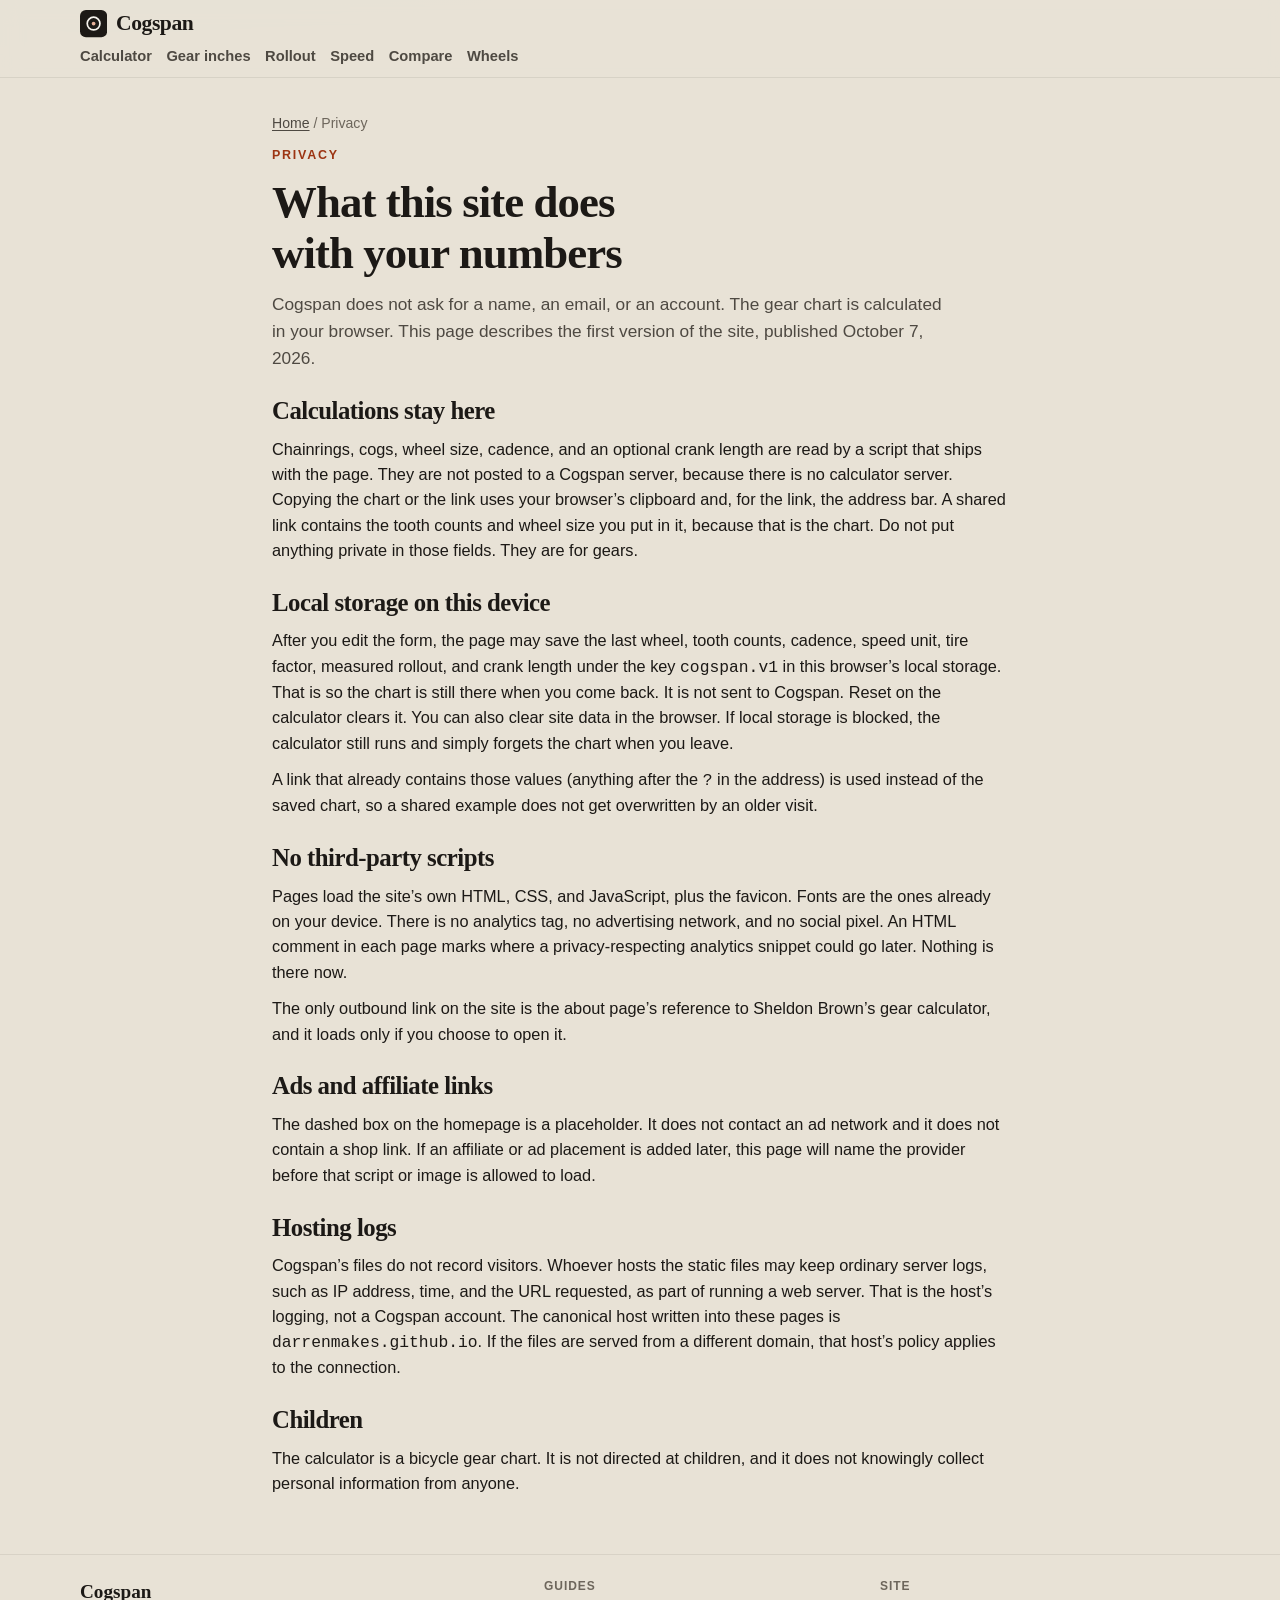
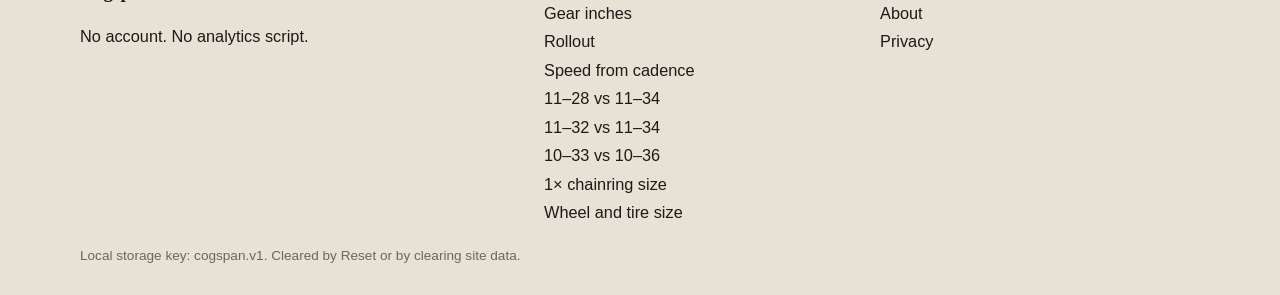
<file: privacy/index.html>
<!DOCTYPE html>
<html lang="en">
<head>
  <meta charset="utf-8">
  <meta name="viewport" content="width=device-width, initial-scale=1">
  <title>Privacy | Cogspan</title>
  <meta name="description" content="Cogspan does not collect accounts, messages, or analytics. Gear calculations run in your browser. Optional local storage keeps the last chart on this device only.">
  <link rel="canonical" href="https://darrenmakes.github.io/privacy/">
  <meta property="og:type" content="website">
  <meta property="og:site_name" content="Cogspan">
  <meta property="og:title" content="Privacy | Cogspan">
  <meta property="og:description" content="No accounts, no analytics, no third-party scripts. The last chart can be stored on this device only.">
  <meta property="og:url" content="https://darrenmakes.github.io/privacy/">
  <meta property="og:image" content="https://darrenmakes.github.io/og.png">
  <meta name="twitter:card" content="summary_large_image">
  <meta name="twitter:title" content="Privacy | Cogspan">
  <meta name="twitter:description" content="No accounts and no analytics. Calculations stay in your browser.">
  <meta name="twitter:image" content="https://darrenmakes.github.io/og.png">
  <meta name="theme-color" content="#e8e2d6">
  <link rel="icon" href="../favicon.svg" type="image/svg+xml">
  <link rel="stylesheet" href="../css/styles.css">
  <!-- ANALYTICS PLACEHOLDER: no analytics script is loaded. -->
</head>
<body>
  <a class="skip" href="#content">Skip to the article</a>
  <header class="site-header">
    <div class="wrap bar">
      <a class="brand" href="../">
        <svg viewBox="0 0 32 32" aria-hidden="true"><rect width="32" height="32" rx="7" fill="#1c1916"/><circle cx="16" cy="16" r="7.5" fill="none" stroke="#f6f3ed" stroke-width="2"/><circle cx="16" cy="16" r="2.2" fill="#e7b199"/></svg>
        Cogspan
      </a>
      <nav class="nav" aria-label="Primary">
        <a href="../">Calculator</a>
        <a href="../gear-inches/">Gear inches</a>
        <a href="../rollout/">Rollout</a>
        <a href="../cadence-and-speed/">Speed</a>
        <a href="../cassette-comparison/">Compare</a>
        <a href="../wheel-size/">Wheels</a>
      </nav>
    </div>
  </header>
  <main class="wrap prose" id="content">
    <p class="crumbs"><a href="../">Home</a> / Privacy</p>
    <p class="eyebrow">Privacy</p>
    <h1>What this site does with your numbers</h1>
    <p class="lede">Cogspan does not ask for a name, an email, or an account. The gear chart is calculated in your browser. This page describes the first version of the site, published October 7, 2026.</p>

    <h2>Calculations stay here</h2>
    <p>Chainrings, cogs, wheel size, cadence, and an optional crank length are read by a script that ships with the page. They are not posted to a Cogspan server, because there is no calculator server. Copying the chart or the link uses your browser’s clipboard and, for the link, the address bar. A shared link contains the tooth counts and wheel size you put in it, because that is the chart. Do not put anything private in those fields. They are for gears.</p>

    <h2>Local storage on this device</h2>
    <p>After you edit the form, the page may save the last wheel, tooth counts, cadence, speed unit, tire factor, measured rollout, and crank length under the key <code>cogspan.v1</code> in this browser’s local storage. That is so the chart is still there when you come back. It is not sent to Cogspan. Reset on the calculator clears it. You can also clear site data in the browser. If local storage is blocked, the calculator still runs and simply forgets the chart when you leave.</p>
    <p>A link that already contains those values (anything after the <code>?</code> in the address) is used instead of the saved chart, so a shared example does not get overwritten by an older visit.</p>

    <h2>No third-party scripts</h2>
    <p>Pages load the site’s own HTML, CSS, and JavaScript, plus the favicon. Fonts are the ones already on your device. There is no analytics tag, no advertising network, and no social pixel. An HTML comment in each page marks where a privacy-respecting analytics snippet could go later. Nothing is there now.</p>
    <p>The only outbound link on the site is the about page’s reference to Sheldon Brown’s gear calculator, and it loads only if you choose to open it.</p>

    <h2>Ads and affiliate links</h2>
    <p>The dashed box on the homepage is a placeholder. It does not contact an ad network and it does not contain a shop link. If an affiliate or ad placement is added later, this page will name the provider before that script or image is allowed to load.</p>

    <h2>Hosting logs</h2>
    <p>Cogspan’s files do not record visitors. Whoever hosts the static files may keep ordinary server logs, such as IP address, time, and the URL requested, as part of running a web server. That is the host’s logging, not a Cogspan account. The canonical host written into these pages is <code>darrenmakes.github.io</code>. If the files are served from a different domain, that host’s policy applies to the connection.</p>

    <h2>Children</h2>
    <p>The calculator is a bicycle gear chart. It is not directed at children, and it does not knowingly collect personal information from anyone.</p>
  </main>
  <footer class="site-footer">
    <div class="wrap footer-grid">
      <div><p class="brand-foot">Cogspan</p><p>No account. No analytics script.</p></div>
      <div>
        <p class="foot-label">Guides</p>
        <a href="../gear-inches/">Gear inches</a>
        <a href="../rollout/">Rollout</a>
        <a href="../cadence-and-speed/">Speed from cadence</a>
        <a href="../cassette-comparison/">11–28 vs 11–34</a>
        <a href="../11-32-vs-11-34/">11–32 vs 11–34</a>
        <a href="../10-33-vs-10-36/">10–33 vs 10–36</a>
        <a href="../one-by-chainring/">1× chainring size</a>
        <a href="../wheel-size/">Wheel and tire size</a>
      </div>
      <div>
        <p class="foot-label">Site</p>
        <a href="../about/">About</a>
        <a href="../privacy/">Privacy</a>
      </div>
    </div>
    <div class="wrap legal"><p>Local storage key: cogspan.v1. Cleared by Reset or by clearing site data.</p></div>
  </footer>
</body>
</html>
</file>
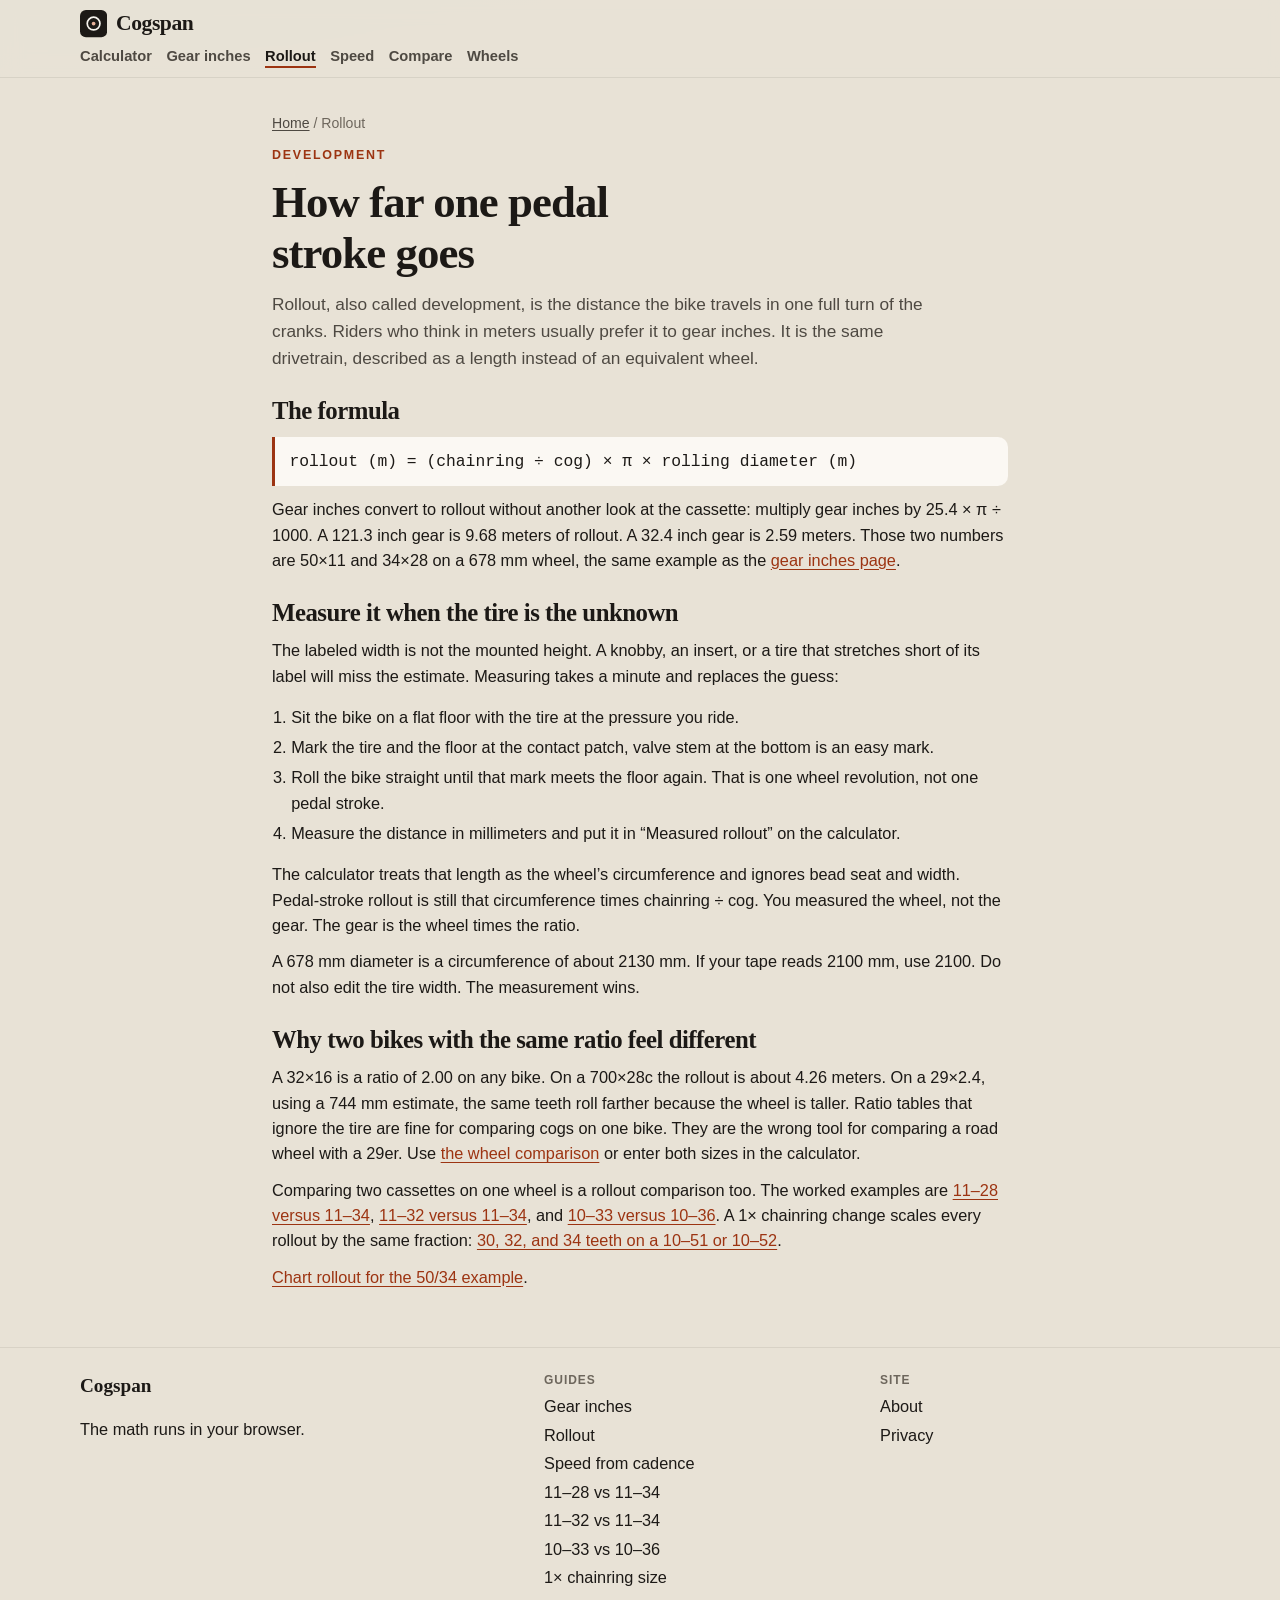
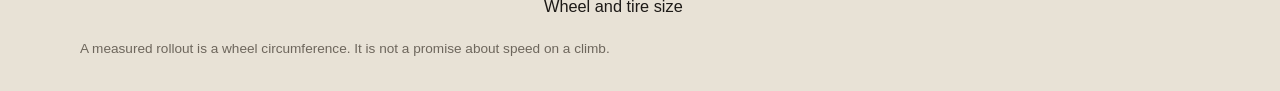
<file: rollout/index.html>
<!DOCTYPE html>
<html lang="en">
<head>
  <meta charset="utf-8">
  <meta name="viewport" content="width=device-width, initial-scale=1">
  <title>Bicycle Rollout Calculator: Meters per Pedal Stroke | Cogspan</title>
  <meta name="description" content="Rollout, also called development, is how far the bike travels in one pedal revolution. Formula, a 50×11 example, and how to measure it with a tape.">
  <link rel="canonical" href="https://darrenmakes.github.io/rollout/">
  <meta property="og:type" content="article">
  <meta property="og:site_name" content="Cogspan">
  <meta property="og:title" content="Bicycle Rollout Calculator: Meters per Pedal Stroke">
  <meta property="og:description" content="Rollout is distance per pedal revolution. Formula, a worked example, and how to measure it.">
  <meta property="og:url" content="https://darrenmakes.github.io/rollout/">
  <meta property="og:image" content="https://darrenmakes.github.io/og.png">
  <meta name="twitter:card" content="summary_large_image">
  <meta name="twitter:title" content="Bicycle Rollout Calculator">
  <meta name="twitter:description" content="Distance per pedal revolution, plus how to measure one wheel turn with a tape.">
  <meta name="twitter:image" content="https://darrenmakes.github.io/og.png">
  <meta name="theme-color" content="#e8e2d6">
  <link rel="icon" href="../favicon.svg" type="image/svg+xml">
  <link rel="stylesheet" href="../css/styles.css">
  <!-- ANALYTICS PLACEHOLDER: no analytics script is loaded. -->
</head>
<body>
  <a class="skip" href="#content">Skip to the article</a>
  <header class="site-header">
    <div class="wrap bar">
      <a class="brand" href="../">
        <svg viewBox="0 0 32 32" aria-hidden="true"><rect width="32" height="32" rx="7" fill="#1c1916"/><circle cx="16" cy="16" r="7.5" fill="none" stroke="#f6f3ed" stroke-width="2"/><circle cx="16" cy="16" r="2.2" fill="#e7b199"/></svg>
        Cogspan
      </a>
      <nav class="nav" aria-label="Primary">
        <a href="../">Calculator</a>
        <a href="../gear-inches/">Gear inches</a>
        <a href="../rollout/" aria-current="page">Rollout</a>
        <a href="../cadence-and-speed/">Speed</a>
        <a href="../cassette-comparison/">Compare</a>
        <a href="../wheel-size/">Wheels</a>
      </nav>
    </div>
  </header>
  <main class="wrap prose" id="content">
    <p class="crumbs"><a href="../">Home</a> / Rollout</p>
    <p class="eyebrow">Development</p>
    <h1>How far one pedal stroke goes</h1>
    <p class="lede">Rollout, also called development, is the distance the bike travels in one full turn of the cranks. Riders who think in meters usually prefer it to gear inches. It is the same drivetrain, described as a length instead of an equivalent wheel.</p>

    <h2>The formula</h2>
    <p class="formula">rollout (m) = (chainring ÷ cog) × π × rolling diameter (m)</p>
    <p>Gear inches convert to rollout without another look at the cassette: multiply gear inches by 25.4 × π ÷ 1000. A 121.3 inch gear is 9.68 meters of rollout. A 32.4 inch gear is 2.59 meters. Those two numbers are 50×11 and 34×28 on a 678 mm wheel, the same example as the <a href="../gear-inches/">gear inches page</a>.</p>

    <h2>Measure it when the tire is the unknown</h2>
    <p>The labeled width is not the mounted height. A knobby, an insert, or a tire that stretches short of its label will miss the estimate. Measuring takes a minute and replaces the guess:</p>
    <ol>
      <li>Sit the bike on a flat floor with the tire at the pressure you ride.</li>
      <li>Mark the tire and the floor at the contact patch, valve stem at the bottom is an easy mark.</li>
      <li>Roll the bike straight until that mark meets the floor again. That is one wheel revolution, not one pedal stroke.</li>
      <li>Measure the distance in millimeters and put it in “Measured rollout” on the calculator.</li>
    </ol>
    <p>The calculator treats that length as the wheel’s circumference and ignores bead seat and width. Pedal-stroke rollout is still that circumference times chainring ÷ cog. You measured the wheel, not the gear. The gear is the wheel times the ratio.</p>
    <p>A 678 mm diameter is a circumference of about 2130 mm. If your tape reads 2100 mm, use 2100. Do not also edit the tire width. The measurement wins.</p>

    <h2>Why two bikes with the same ratio feel different</h2>
    <p>A 32×16 is a ratio of 2.00 on any bike. On a 700×28c the rollout is about 4.26 meters. On a 29×2.4, using a 744 mm estimate, the same teeth roll farther because the wheel is taller. Ratio tables that ignore the tire are fine for comparing cogs on one bike. They are the wrong tool for comparing a road wheel with a 29er. Use <a href="../wheel-size/">the wheel comparison</a> or enter both sizes in the calculator.</p>
    <p>Comparing two cassettes on one wheel is a rollout comparison too. The worked examples are <a href="../cassette-comparison/">11–28 versus 11–34</a>, <a href="../11-32-vs-11-34/">11–32 versus 11–34</a>, and <a href="../10-33-vs-10-36/">10–33 versus 10–36</a>. A 1× chainring change scales every rollout by the same fraction: <a href="../one-by-chainring/">30, 32, and 34 teeth on a 10–51 or 10–52</a>.</p>
    <p><a href="../?wheel=700x28&amp;bsd=622&amp;width=28&amp;r1=50&amp;r2=34&amp;r3=&amp;cogs=11,12,13,14,15,17,19,21,23,25,28&amp;alt=&amp;rpm=90&amp;unit=mph">Chart rollout for the 50/34 example</a>.</p>
  </main>
  <footer class="site-footer">
    <div class="wrap footer-grid">
      <div><p class="brand-foot">Cogspan</p><p>The math runs in your browser.</p></div>
      <div>
        <p class="foot-label">Guides</p>
        <a href="../gear-inches/">Gear inches</a>
        <a href="../rollout/">Rollout</a>
        <a href="../cadence-and-speed/">Speed from cadence</a>
        <a href="../cassette-comparison/">11–28 vs 11–34</a>
        <a href="../11-32-vs-11-34/">11–32 vs 11–34</a>
        <a href="../10-33-vs-10-36/">10–33 vs 10–36</a>
        <a href="../one-by-chainring/">1× chainring size</a>
        <a href="../wheel-size/">Wheel and tire size</a>
      </div>
      <div>
        <p class="foot-label">Site</p>
        <a href="../about/">About</a>
        <a href="../privacy/">Privacy</a>
      </div>
    </div>
    <div class="wrap legal"><p>A measured rollout is a wheel circumference. It is not a promise about speed on a climb.</p></div>
  </footer>
</body>
</html>
</file>
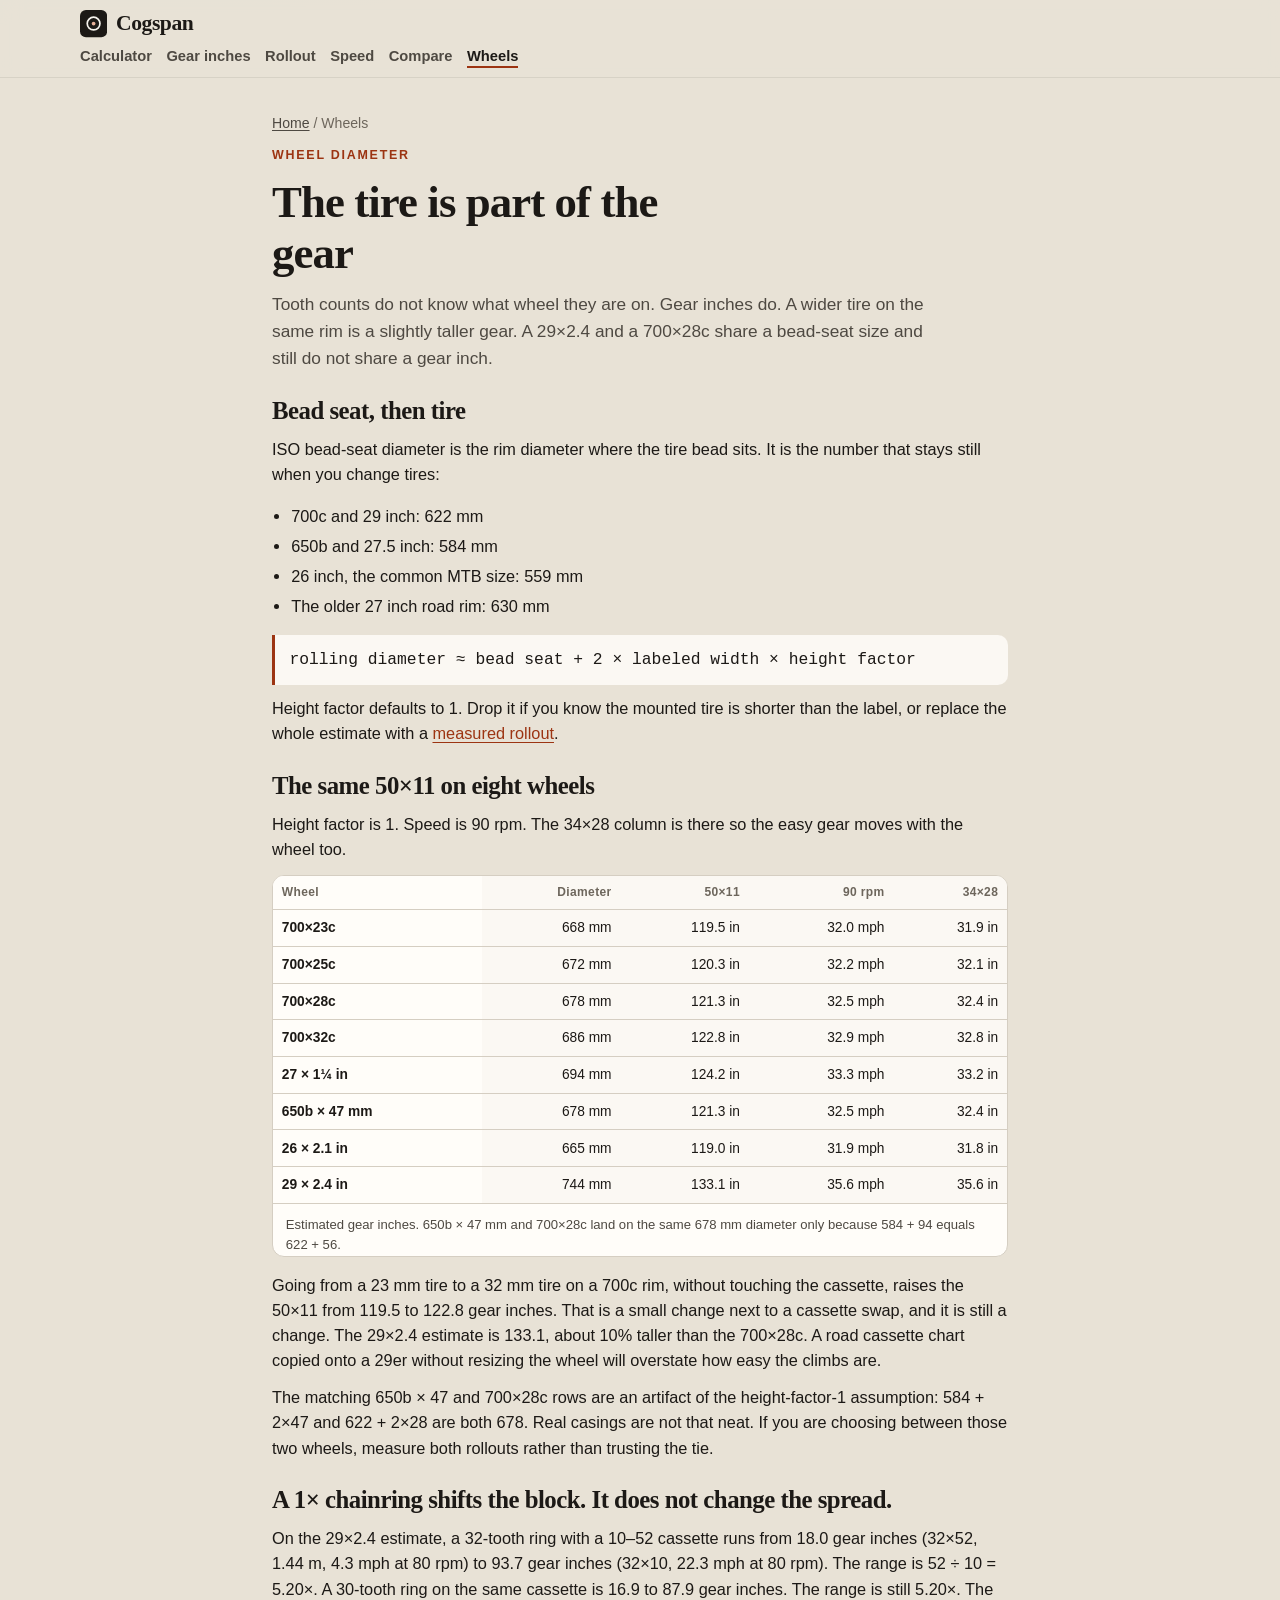
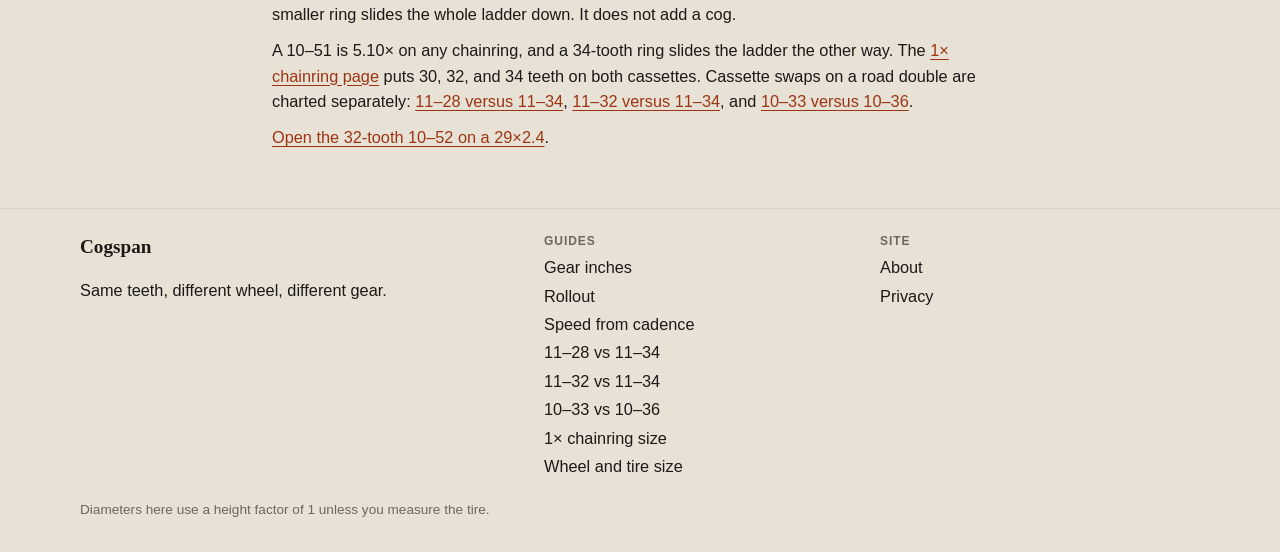
<file: wheel-size/index.html>
<!DOCTYPE html>
<html lang="en">
<head>
  <meta charset="utf-8">
  <meta name="viewport" content="width=device-width, initial-scale=1">
  <title>Tire Size and Gear Inches | Cogspan</title>
  <meta name="description" content="The same 50×11 is 119.5 gear inches on a 700×23c and 133.1 on a 29×2.4. See how bead-seat diameter and tire width move every gear.">
  <link rel="canonical" href="https://darrenmakes.github.io/wheel-size/">
  <meta property="og:type" content="article">
  <meta property="og:site_name" content="Cogspan">
  <meta property="og:title" content="Tire Size and Gear Inches">
  <meta property="og:description" content="How bead-seat diameter and tire width change a 50×11 and a 34×28.">
  <meta property="og:url" content="https://darrenmakes.github.io/wheel-size/">
  <meta property="og:image" content="https://darrenmakes.github.io/og.png">
  <meta name="twitter:card" content="summary_large_image">
  <meta name="twitter:title" content="Tire Size and Gear Inches">
  <meta name="twitter:description" content="The same teeth are a different gear on a different wheel.">
  <meta name="twitter:image" content="https://darrenmakes.github.io/og.png">
  <meta name="theme-color" content="#e8e2d6">
  <link rel="icon" href="../favicon.svg" type="image/svg+xml">
  <link rel="stylesheet" href="../css/styles.css">
  <!-- ANALYTICS PLACEHOLDER: no analytics script is loaded. -->
</head>
<body>
  <a class="skip" href="#content">Skip to the article</a>
  <header class="site-header">
    <div class="wrap bar">
      <a class="brand" href="../">
        <svg viewBox="0 0 32 32" aria-hidden="true"><rect width="32" height="32" rx="7" fill="#1c1916"/><circle cx="16" cy="16" r="7.5" fill="none" stroke="#f6f3ed" stroke-width="2"/><circle cx="16" cy="16" r="2.2" fill="#e7b199"/></svg>
        Cogspan
      </a>
      <nav class="nav" aria-label="Primary">
        <a href="../">Calculator</a>
        <a href="../gear-inches/">Gear inches</a>
        <a href="../rollout/">Rollout</a>
        <a href="../cadence-and-speed/">Speed</a>
        <a href="../cassette-comparison/">Compare</a>
        <a href="../wheel-size/" aria-current="page">Wheels</a>
      </nav>
    </div>
  </header>
  <main class="wrap prose" id="content">
    <p class="crumbs"><a href="../">Home</a> / Wheels</p>
    <p class="eyebrow">Wheel diameter</p>
    <h1>The tire is part of the gear</h1>
    <p class="lede">Tooth counts do not know what wheel they are on. Gear inches do. A wider tire on the same rim is a slightly taller gear. A 29×2.4 and a 700×28c share a bead-seat size and still do not share a gear inch.</p>

    <h2>Bead seat, then tire</h2>
    <p>ISO bead-seat diameter is the rim diameter where the tire bead sits. It is the number that stays still when you change tires:</p>
    <ul>
      <li>700c and 29 inch: 622 mm</li>
      <li>650b and 27.5 inch: 584 mm</li>
      <li>26 inch, the common MTB size: 559 mm</li>
      <li>The older 27 inch road rim: 630 mm</li>
    </ul>
    <p class="formula">rolling diameter ≈ bead seat + 2 × labeled width × height factor</p>
    <p>Height factor defaults to 1. Drop it if you know the mounted tire is shorter than the label, or replace the whole estimate with a <a href="../rollout/">measured rollout</a>.</p>

    <h2>The same 50×11 on eight wheels</h2>
    <p>Height factor is 1. Speed is 90 rpm. The 34×28 column is there so the easy gear moves with the wheel too.</p>
    <div class="table-wrap">
      <table>
        <caption>Estimated gear inches. 650b × 47 mm and 700×28c land on the same 678 mm diameter only because 584 + 94 equals 622 + 56.</caption>
        <thead>
          <tr><th scope="col">Wheel</th><th scope="col">Diameter</th><th scope="col">50×11</th><th scope="col">90 rpm</th><th scope="col">34×28</th></tr>
        </thead>
        <tbody>
          <tr><th scope="row">700×23c</th><td>668 mm</td><td>119.5 in</td><td>32.0 mph</td><td>31.9 in</td></tr>
          <tr><th scope="row">700×25c</th><td>672 mm</td><td>120.3 in</td><td>32.2 mph</td><td>32.1 in</td></tr>
          <tr><th scope="row">700×28c</th><td>678 mm</td><td>121.3 in</td><td>32.5 mph</td><td>32.4 in</td></tr>
          <tr><th scope="row">700×32c</th><td>686 mm</td><td>122.8 in</td><td>32.9 mph</td><td>32.8 in</td></tr>
          <tr><th scope="row">27 × 1¼ in</th><td>694 mm</td><td>124.2 in</td><td>33.3 mph</td><td>33.2 in</td></tr>
          <tr><th scope="row">650b × 47 mm</th><td>678 mm</td><td>121.3 in</td><td>32.5 mph</td><td>32.4 in</td></tr>
          <tr><th scope="row">26 × 2.1 in</th><td>665 mm</td><td>119.0 in</td><td>31.9 mph</td><td>31.8 in</td></tr>
          <tr><th scope="row">29 × 2.4 in</th><td>744 mm</td><td>133.1 in</td><td>35.6 mph</td><td>35.6 in</td></tr>
        </tbody>
      </table>
    </div>
    <p>Going from a 23 mm tire to a 32 mm tire on a 700c rim, without touching the cassette, raises the 50×11 from 119.5 to 122.8 gear inches. That is a small change next to a cassette swap, and it is still a change. The 29×2.4 estimate is 133.1, about 10% taller than the 700×28c. A road cassette chart copied onto a 29er without resizing the wheel will overstate how easy the climbs are.</p>
    <p>The matching 650b × 47 and 700×28c rows are an artifact of the height-factor-1 assumption: 584 + 2×47 and 622 + 2×28 are both 678. Real casings are not that neat. If you are choosing between those two wheels, measure both rollouts rather than trusting the tie.</p>

    <h2>A 1× chainring shifts the block. It does not change the spread.</h2>
    <p>On the 29×2.4 estimate, a 32-tooth ring with a 10–52 cassette runs from 18.0 gear inches (32×52, 1.44 m, 4.3 mph at 80 rpm) to 93.7 gear inches (32×10, 22.3 mph at 80 rpm). The range is 52 ÷ 10 = 5.20×. A 30-tooth ring on the same cassette is 16.9 to 87.9 gear inches. The range is still 5.20×. The smaller ring slides the whole ladder down. It does not add a cog.</p>
    <p>A 10–51 is 5.10× on any chainring, and a 34-tooth ring slides the ladder the other way. The <a href="../one-by-chainring/">1× chainring page</a> puts 30, 32, and 34 teeth on both cassettes. Cassette swaps on a road double are charted separately: <a href="../cassette-comparison/">11–28 versus 11–34</a>, <a href="../11-32-vs-11-34/">11–32 versus 11–34</a>, and <a href="../10-33-vs-10-36/">10–33 versus 10–36</a>.</p>
    <p><a href="../?wheel=29x24&amp;bsd=622&amp;width=61&amp;r1=32&amp;r2=&amp;r3=&amp;cogs=10,12,14,16,18,21,24,28,32,36,42,52&amp;alt=&amp;rpm=80&amp;unit=mph">Open the 32-tooth 10–52 on a 29×2.4</a>.</p>
  </main>
  <footer class="site-footer">
    <div class="wrap footer-grid">
      <div><p class="brand-foot">Cogspan</p><p>Same teeth, different wheel, different gear.</p></div>
      <div>
        <p class="foot-label">Guides</p>
        <a href="../gear-inches/">Gear inches</a>
        <a href="../rollout/">Rollout</a>
        <a href="../cadence-and-speed/">Speed from cadence</a>
        <a href="../cassette-comparison/">11–28 vs 11–34</a>
        <a href="../11-32-vs-11-34/">11–32 vs 11–34</a>
        <a href="../10-33-vs-10-36/">10–33 vs 10–36</a>
        <a href="../one-by-chainring/">1× chainring size</a>
        <a href="../wheel-size/">Wheel and tire size</a>
      </div>
      <div>
        <p class="foot-label">Site</p>
        <a href="../about/">About</a>
        <a href="../privacy/">Privacy</a>
      </div>
    </div>
    <div class="wrap legal"><p>Diameters here use a height factor of 1 unless you measure the tire.</p></div>
  </footer>
</body>
</html>
</file>
<file: css/styles.css>
:root {
  --bg: #e8e2d6;
  --ink: #1c1916;
  --muted: #4e4942;
  --faint: #6d665c;
  --line: #d5cec2;
  --card: #fbf8f3;
  --white: #fffdf9;
  --accent: #9c3412;
  --accent-soft: #f6e4d8;
  --teal: #1c4f4a;
  --teal-soft: #e5f0ed;
  --warn-soft: #f8ecd4;
  --shadow: 0 16px 40px rgba(48, 36, 18, 0.06);
  --serif: "Liberation Serif", "Iowan Old Style", Palatino, "Palatino Linotype", Georgia, serif;
  --sans: Inter, "Segoe UI", Roboto, "Helvetica Neue", Arial, sans-serif;
  --mono: "JetBrains Mono", ui-monospace, "SFMono-Regular", Menlo, Consolas, monospace;
  --wrap: 1120px;
  --radius: 14px;
}

* { box-sizing: border-box; }
[hidden] { display: none !important; }

html { scroll-behavior: smooth; }
body {
  margin: 0;
  background:
    radial-gradient(1200px 500px at 10% -10%, rgba(156, 52, 18, 0.08), transparent 50%),
    var(--bg);
  color: var(--ink);
  font-family: var(--sans);
  font-size: 1.02rem;
  line-height: 1.55;
}

img { max-width: 100%; }
a { color: var(--accent); text-underline-offset: 0.16em; }
a:hover { color: #7c270c; }
button, input, select { font: inherit; color: inherit; }
button { cursor: pointer; }

.skip {
  position: absolute;
  left: 1rem;
  top: -4rem;
  background: var(--ink);
  color: white;
  padding: 0.55rem 0.8rem;
  z-index: 20;
  border-radius: 8px;
}
.skip:focus { top: 0.6rem; }

.wrap { width: min(var(--wrap), calc(100% - 2rem)); margin: 0 auto; }
.sr-only {
  position: absolute;
  width: 1px;
  height: 1px;
  padding: 0;
  margin: -1px;
  overflow: hidden;
  clip: rect(0, 0, 0, 0);
  white-space: nowrap;
  border: 0;
}

.site-header {
  position: sticky;
  top: 0;
  z-index: 5;
  background: rgba(232, 226, 214, 0.92);
  backdrop-filter: blur(10px);
  border-bottom: 1px solid rgba(28, 25, 22, 0.08);
}
.bar {
  display: flex;
  flex-wrap: wrap;
  align-items: center;
  justify-content: space-between;
  gap: 0.4rem 1rem;
  min-height: 4rem;
  padding: 0.45rem 0;
}
.brand {
  display: inline-flex;
  align-items: center;
  gap: 0.55rem;
  color: var(--ink);
  text-decoration: none;
  font-family: var(--serif);
  font-size: 1.35rem;
  font-weight: 700;
  letter-spacing: -0.02em;
}
.brand svg { width: 1.7rem; height: 1.7rem; display: block; }
.nav {
  display: flex;
  gap: 0.35rem 0.9rem;
  overflow-x: auto;
  max-width: 100%;
  padding-bottom: 0.15rem;
}
.nav a {
  color: var(--muted);
  text-decoration: none;
  font-size: 0.92rem;
  font-weight: 600;
  white-space: nowrap;
}
.nav a:hover, .nav a[aria-current="page"] { color: var(--ink); }
.nav a[aria-current="page"] { box-shadow: inset 0 -2px 0 var(--accent); }

.hero { padding: 1.6rem 0 0.4rem; }
.eyebrow {
  margin: 0 0 0.35rem;
  color: var(--accent);
  font-size: 0.78rem;
  font-weight: 700;
  letter-spacing: 0.14em;
  text-transform: uppercase;
}
h1, h2, h3 { font-family: var(--serif); letter-spacing: -0.02em; line-height: 1.15; }
h1 { font-size: clamp(2rem, 4vw, 3.3rem); margin: 0 0 0.7rem; max-width: 16ch; }
.lede { max-width: 42rem; margin: 0; color: var(--muted); font-size: 1.08rem; }
.examples { margin: 0.9rem 0 0; color: var(--faint); font-size: 0.92rem; }
.examples a { font-weight: 600; }

.tool {
  display: grid;
  grid-template-columns: minmax(260px, 340px) minmax(0, 1fr);
  gap: 1rem;
  align-items: start;
  padding: 1.1rem 0 0.4rem;
}
.panel {
  background: var(--card);
  border: 1px solid rgba(28, 25, 22, 0.08);
  border-radius: var(--radius);
  box-shadow: var(--shadow);
}
.controls { padding: 1rem 1rem 1.1rem; }
.results { padding: 1rem 1rem 1.15rem; min-width: 0; }
fieldset { border: 0; margin: 0; padding: 0; min-width: 0; }
legend, .field-label {
  font-size: 0.78rem;
  font-weight: 700;
  letter-spacing: 0.04em;
  text-transform: uppercase;
  color: var(--faint);
}
.stack { display: grid; gap: 0.85rem; }
.rings { display: grid; grid-template-columns: repeat(3, minmax(0, 1fr)); gap: 0.45rem; }
label.field { display: grid; gap: 0.3rem; font-size: 0.92rem; font-weight: 600; }
label.field span { font-weight: 600; }
input, select {
  width: 100%;
  background: var(--white);
  border: 1px solid var(--line);
  border-radius: 10px;
  padding: 0.62rem 0.7rem;
  font-size: 1rem;
}
textarea, input, select { font-variant-numeric: tabular-nums; }
input:focus, select:focus, button:focus-visible, a:focus-visible, summary:focus-visible {
  outline: 2px solid var(--ink);
  outline-offset: 2px;
}
.hint { margin: 0.25rem 0 0; color: var(--faint); font-size: 0.82rem; font-weight: 500; }
.field-error {
  margin: 0.3rem 0 0;
  color: #8d2210;
  font-size: 0.86rem;
  font-weight: 600;
}
.unit {
  display: flex;
  flex-wrap: wrap;
  gap: 0.4rem;
  align-items: center;
}
.unit legend { width: 100%; margin-bottom: 0.15rem; }
.unit label {
  display: inline-flex;
  align-items: center;
  gap: 0.35rem;
  background: var(--white);
  border: 1px solid var(--line);
  border-radius: 999px;
  padding: 0.35rem 0.7rem;
  font-weight: 600;
}
.actions { display: flex; flex-wrap: wrap; gap: 0.5rem; }
button.primary, button.ghost, .text-btn {
  border-radius: 999px;
  padding: 0.62rem 0.9rem;
  font-weight: 700;
  font-size: 0.95rem;
}
button.primary { background: var(--ink); color: #f7f3ec; border: 1px solid var(--ink); }
button.ghost, .text-btn { background: transparent; border: 1px solid var(--line); color: var(--ink); text-decoration: none; }
.advanced { margin-top: 0.2rem; }
.advanced summary { cursor: pointer; font-weight: 700; color: var(--teal); }
.advanced .stack { margin-top: 0.75rem; }

.pending { color: var(--muted); margin: 0; }
.stats {
  display: grid;
  grid-template-columns: repeat(4, minmax(0, 1fr));
  gap: 0.55rem;
  margin: 0 0 0.9rem;
}
.stat {
  background: var(--white);
  border: 1px solid var(--line);
  border-radius: 12px;
  padding: 0.7rem 0.75rem 0.75rem;
  min-width: 0;
}
.stat .k { margin: 0; color: var(--faint); font-size: 0.72rem; font-weight: 750; letter-spacing: 0.08em; text-transform: uppercase; }
.stat .n {
  margin: 0.2rem 0 0;
  font-family: var(--mono);
  font-size: clamp(1.25rem, 2vw, 1.7rem);
  letter-spacing: -0.04em;
  line-height: 1.1;
}
.stat .s { margin: 0.25rem 0 0; color: var(--muted); font-size: 0.82rem; }

.callout {
  background: var(--teal-soft);
  border-radius: 12px;
  padding: 0.85rem 0.95rem;
  margin: 0 0 0.9rem;
}
.callout p { margin: 0; }
.callout .distinct { margin: 0.7rem 0 0; padding: 0; list-style: none; display: grid; gap: 0.35rem; }
.callout li {
  display: grid;
  grid-template-columns: auto 1fr;
  gap: 0.55rem;
  align-items: baseline;
  font-size: 0.92rem;
}
.callout code, .mono { font-family: var(--mono); font-size: 0.86em; }
.note { margin: 0.75rem 0 0; color: var(--muted); font-size: 0.88rem; }
.warn {
  background: var(--warn-soft);
  border-radius: 10px;
  padding: 0.55rem 0.7rem;
  margin: 0 0 0.8rem;
  font-size: 0.88rem;
}

.legend { display: flex; flex-wrap: wrap; gap: 0.45rem 0.9rem; margin: 0 0 0.55rem; color: var(--muted); font-size: 0.82rem; }
.swatch { display: inline-block; width: 0.85rem; height: 0.85rem; border-radius: 3px; vertical-align: -0.1rem; margin-right: 0.28rem; }
.swatch.a { background: var(--teal); }
.swatch.b { background: var(--accent); }
.swatch.c { background: var(--ink); }
.swatch.dup {
  background: repeating-linear-gradient(-45deg, #b7aa96, #b7aa96 2px, #efe8dc 2px, #efe8dc 5px);
  border: 1px solid #c9bfb0;
}

.ladder { list-style: none; margin: 0 0 1rem; padding: 0; display: grid; gap: 0.28rem; }
.ladder li {
  display: grid;
  grid-template-columns: 4.6rem minmax(0, 1fr) auto;
  gap: 0.45rem;
  align-items: center;
  font-size: 0.82rem;
}
.ladder .who { font-family: var(--mono); font-weight: 600; }
.track { height: 0.72rem; background: #efeae2; border-radius: 999px; overflow: hidden; }
.bar { display: block; height: 100%; border-radius: inherit; min-width: 2px; }
.bar.a { background: var(--teal); }
.bar.b { background: var(--accent); }
.bar.c { background: var(--ink); }
.bar.dup {
  background-image: repeating-linear-gradient(-45deg, rgba(255,255,255,0.45), rgba(255,255,255,0.45) 2px, transparent 2px, transparent 5px);
}
.ladder .val { font-family: var(--mono); color: var(--muted); white-space: nowrap; }

.table-wrap { overflow-x: auto; border: 1px solid var(--line); border-radius: 12px; background: var(--white); }
table { border-collapse: collapse; width: 100%; min-width: 36rem; font-variant-numeric: tabular-nums; }
caption { text-align: left; padding: 0.7rem 0.8rem 0; font-size: 0.82rem; color: var(--muted); caption-side: bottom; }
th, td { padding: 0.45rem 0.55rem; text-align: right; border-bottom: 1px solid var(--line); font-size: 0.86rem; }
th:first-child, td:first-child {
  text-align: left;
  position: sticky;
  left: 0;
  background: var(--white);
  font-weight: 750;
}
thead th { font-size: 0.75rem; letter-spacing: 0.03em; color: var(--faint); }
td.is-close { background: #f7f1e4; }
td .sub { display: block; color: var(--faint); font-size: 0.72rem; }

.result-actions { display: flex; flex-wrap: wrap; gap: 0.45rem; margin-top: 0.85rem; }
.copied { color: var(--teal); font-size: 0.85rem; font-weight: 700; align-self: center; }

.section { padding: 1.4rem 0; }
.section h2 { font-size: clamp(1.5rem, 2.5vw, 2rem); margin: 0 0 0.4rem; }
.guides { display: grid; grid-template-columns: repeat(3, minmax(0, 1fr)); gap: 0.75rem; margin-top: 0.9rem; }
.guide {
  display: block;
  background: var(--card);
  border: 1px solid rgba(28, 25, 22, 0.08);
  border-radius: 12px;
  padding: 0.9rem 1rem 1rem;
  color: inherit;
  text-decoration: none;
  min-height: 100%;
}
.guide:hover { border-color: var(--accent); }
.guide h3 { margin: 0 0 0.35rem; font-size: 1.25rem; }
.guide p { margin: 0; color: var(--muted); font-size: 0.95rem; }

.faq details {
  background: var(--card);
  border: 1px solid rgba(28, 25, 22, 0.08);
  border-radius: 12px;
  padding: 0.75rem 0.95rem;
  margin-top: 0.55rem;
}
.faq summary { cursor: pointer; font-weight: 750; }
.faq details p { margin: 0.55rem 0 0.2rem; color: var(--muted); }

.slot {
  margin: 0.4rem 0 1.4rem;
  border: 1px dashed #b7ad9e;
  border-radius: 12px;
  padding: 0.8rem 1rem;
  color: var(--muted);
  background: rgba(255, 253, 249, 0.45);
}
.slot strong { color: var(--ink); }

.prose { padding: 1.5rem 0 2.4rem; max-width: 46rem; }
.prose h1 { max-width: 18ch; font-size: clamp(2rem, 4vw, 2.8rem); }
.prose h2 { font-size: 1.55rem; margin: 1.6rem 0 0.4rem; }
.prose p { margin: 0.7rem 0; }
.prose ul, .prose ol { padding-left: 1.2rem; }
.prose li { margin: 0.3rem 0; }
.crumbs { margin: 0 0 0.8rem; color: var(--faint); font-size: 0.88rem; }
.crumbs a { color: var(--muted); }
.formula {
  font-family: var(--mono);
  background: var(--card);
  border-left: 3px solid var(--accent);
  padding: 0.75rem 0.9rem;
  border-radius: 0 10px 10px 0;
  overflow-x: auto;
}
.prose table { min-width: 0; background: var(--card); }
.prose .table-wrap { margin: 0.8rem 0 1rem; }

.site-footer { border-top: 1px solid rgba(28, 25, 22, 0.08); padding: 1.4rem 0 2rem; margin-top: 0.5rem; }
.footer-grid { display: grid; grid-template-columns: 1.4fr 1fr 1fr; gap: 1rem; }
.brand-foot { font-family: var(--serif); font-weight: 700; font-size: 1.2rem; margin: 0 0 0.3rem; }
.foot-label { margin: 0 0 0.3rem; font-size: 0.75rem; letter-spacing: 0.08em; text-transform: uppercase; color: var(--faint); font-weight: 750; }
.site-footer a { display: block; color: var(--ink); text-decoration: none; margin: 0.2rem 0; }
.site-footer a:hover { color: var(--accent); }
.legal { margin-top: 1rem; color: var(--faint); font-size: 0.85rem; }
.legal p { margin: 0; }

@media (max-width: 900px) {
  .tool, .guides, .footer-grid, .stats { grid-template-columns: 1fr 1fr; }
  .tool { grid-template-columns: 1fr; }
  h1 { max-width: none; }
}
@media (max-width: 640px) {
  .guides, .footer-grid, .stats { grid-template-columns: 1fr; }
  .ladder li { grid-template-columns: 4.1rem minmax(0, 1fr); }
  .ladder .val { grid-column: 2; }
  .wrap { width: min(var(--wrap), calc(100% - 1.25rem)); }
}

@media print {
  .site-header, .controls, .slot, .examples, .result-actions, .nav { display: none !important; }
  body { background: white; }
  .tool { display: block; }
  .panel { box-shadow: none; }
}
</file>
